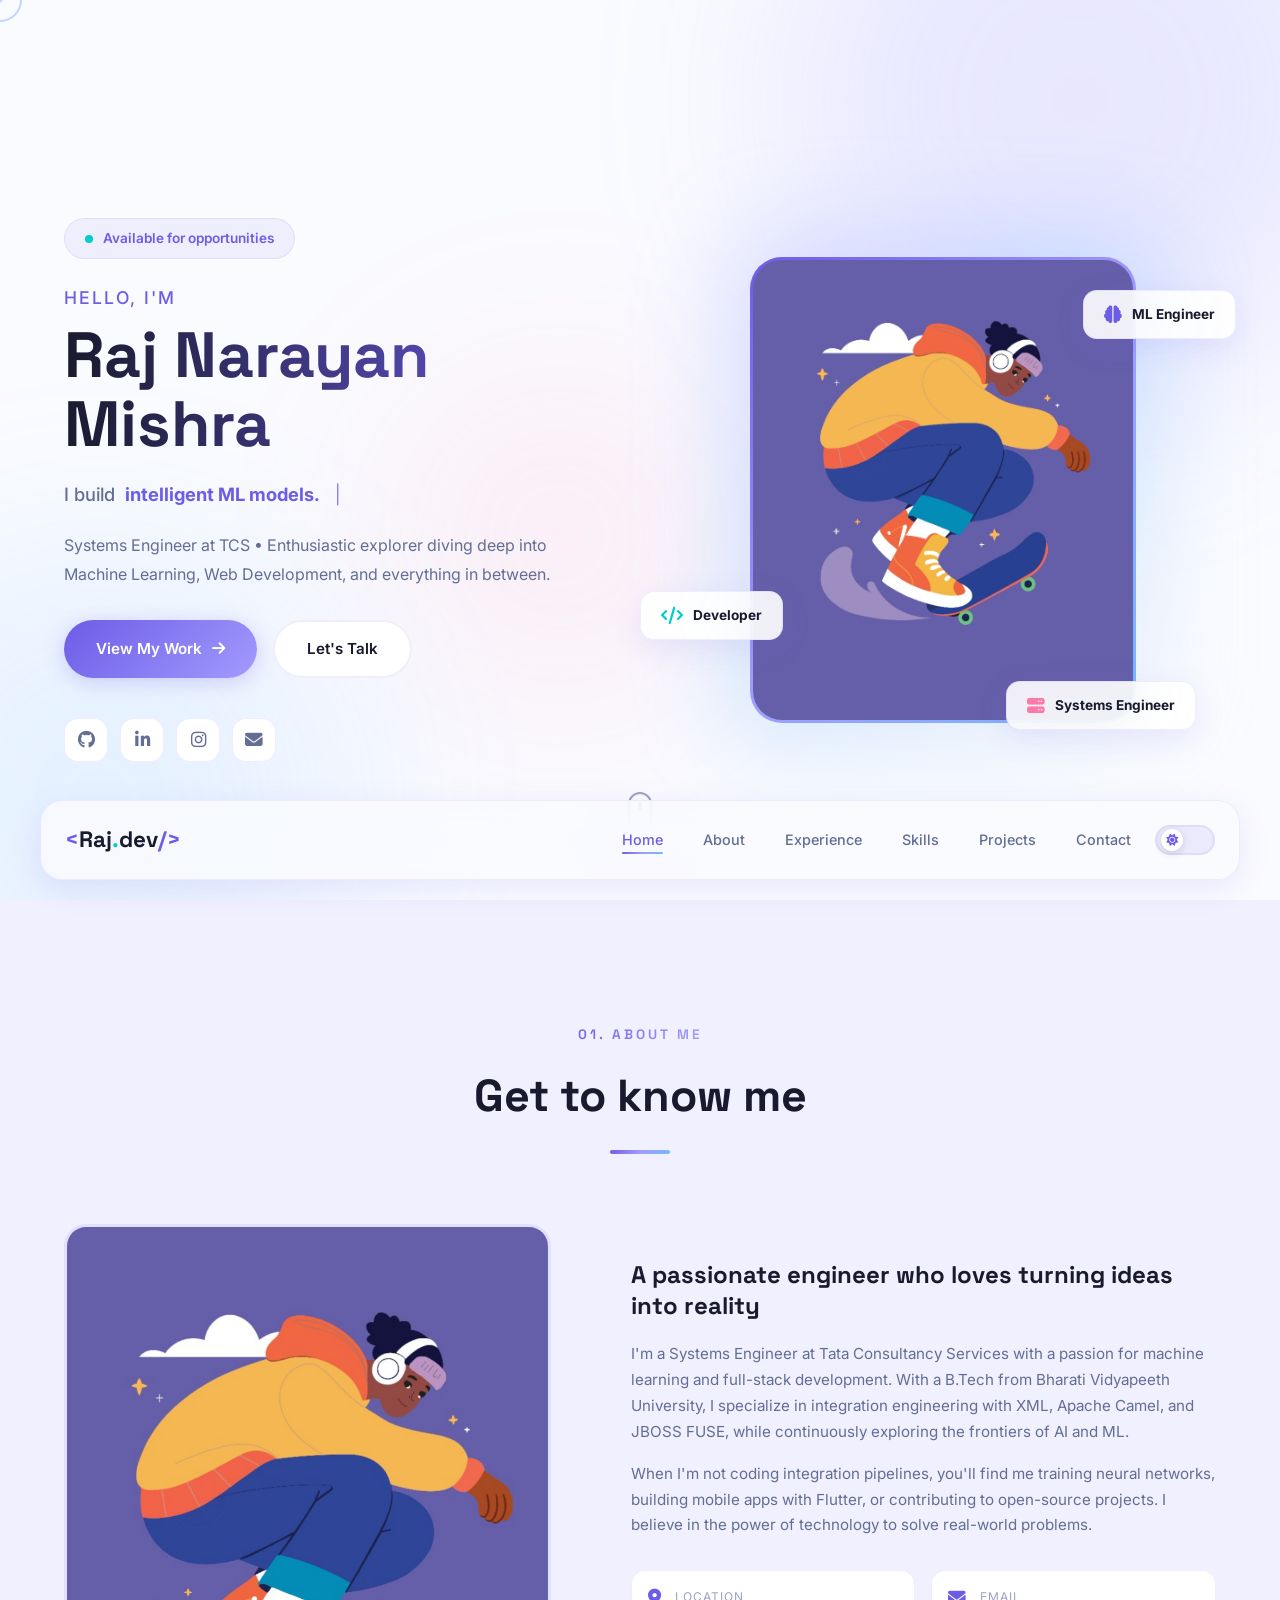
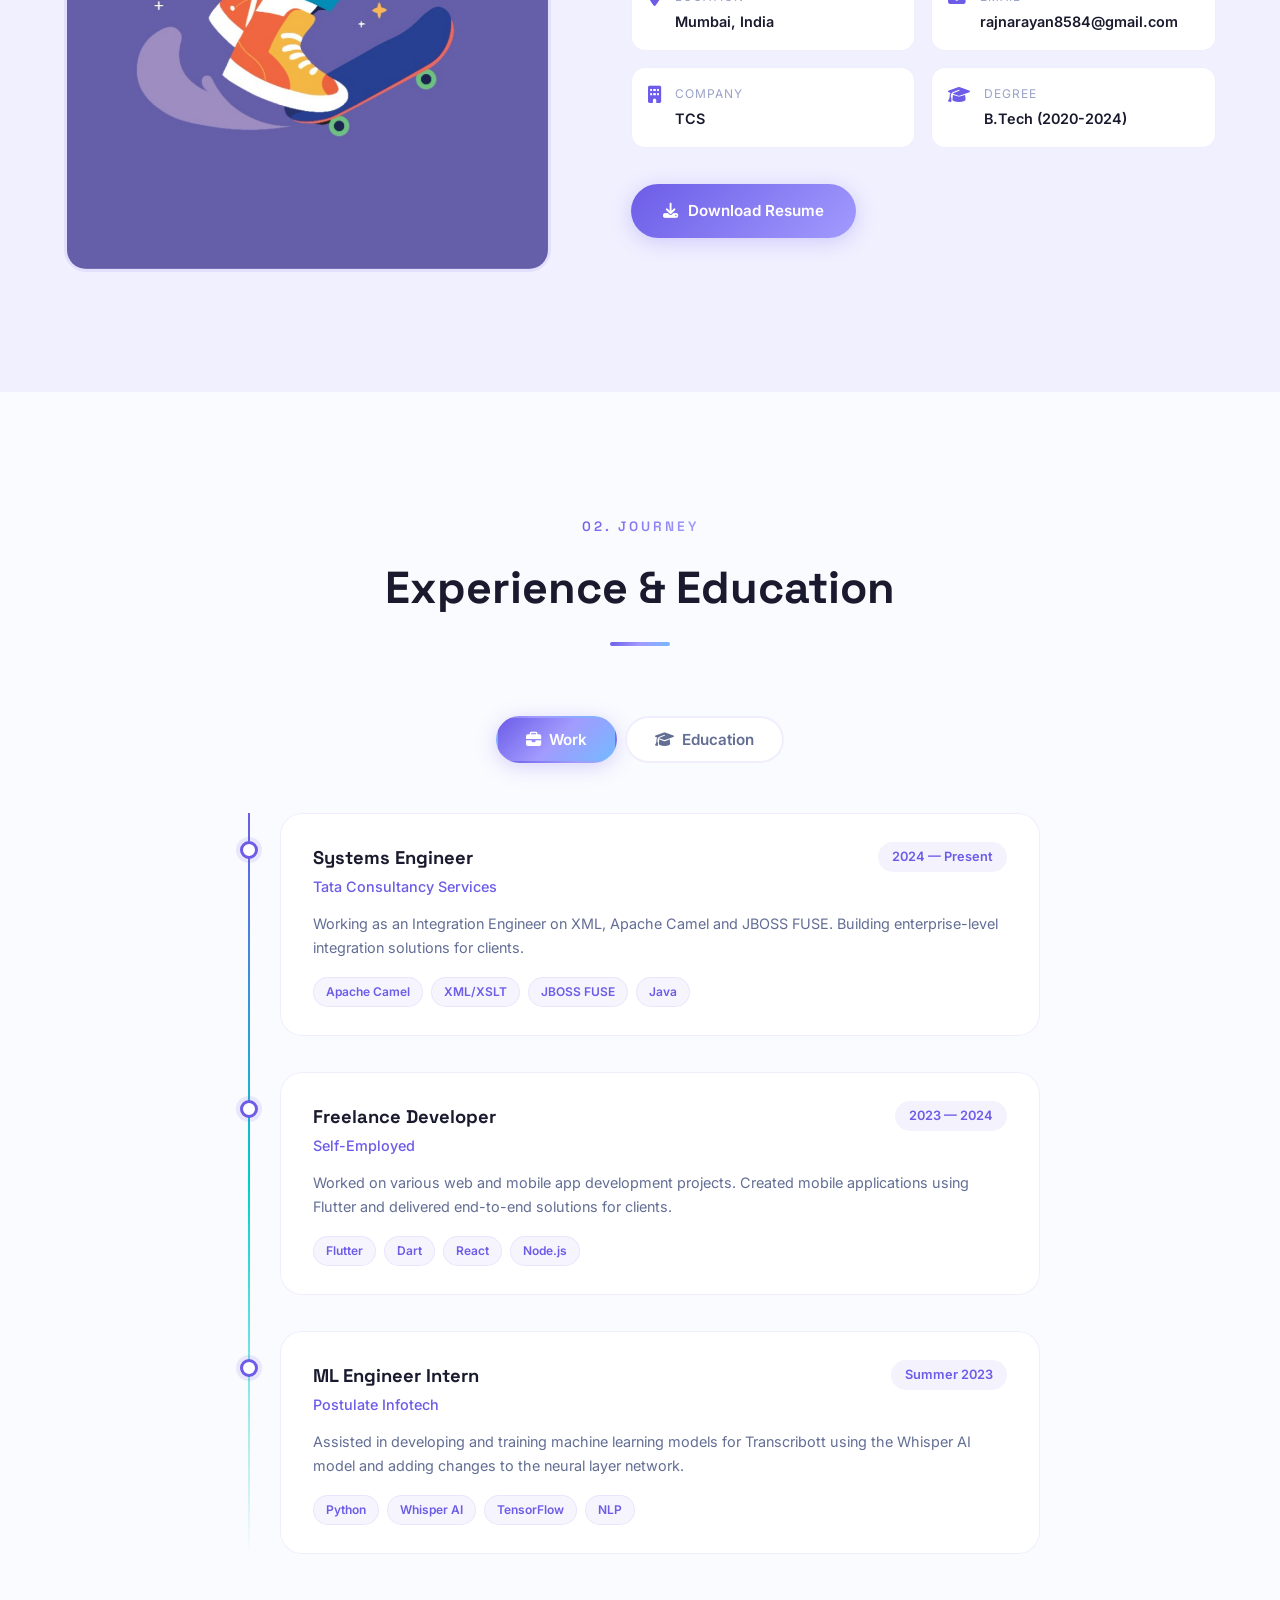
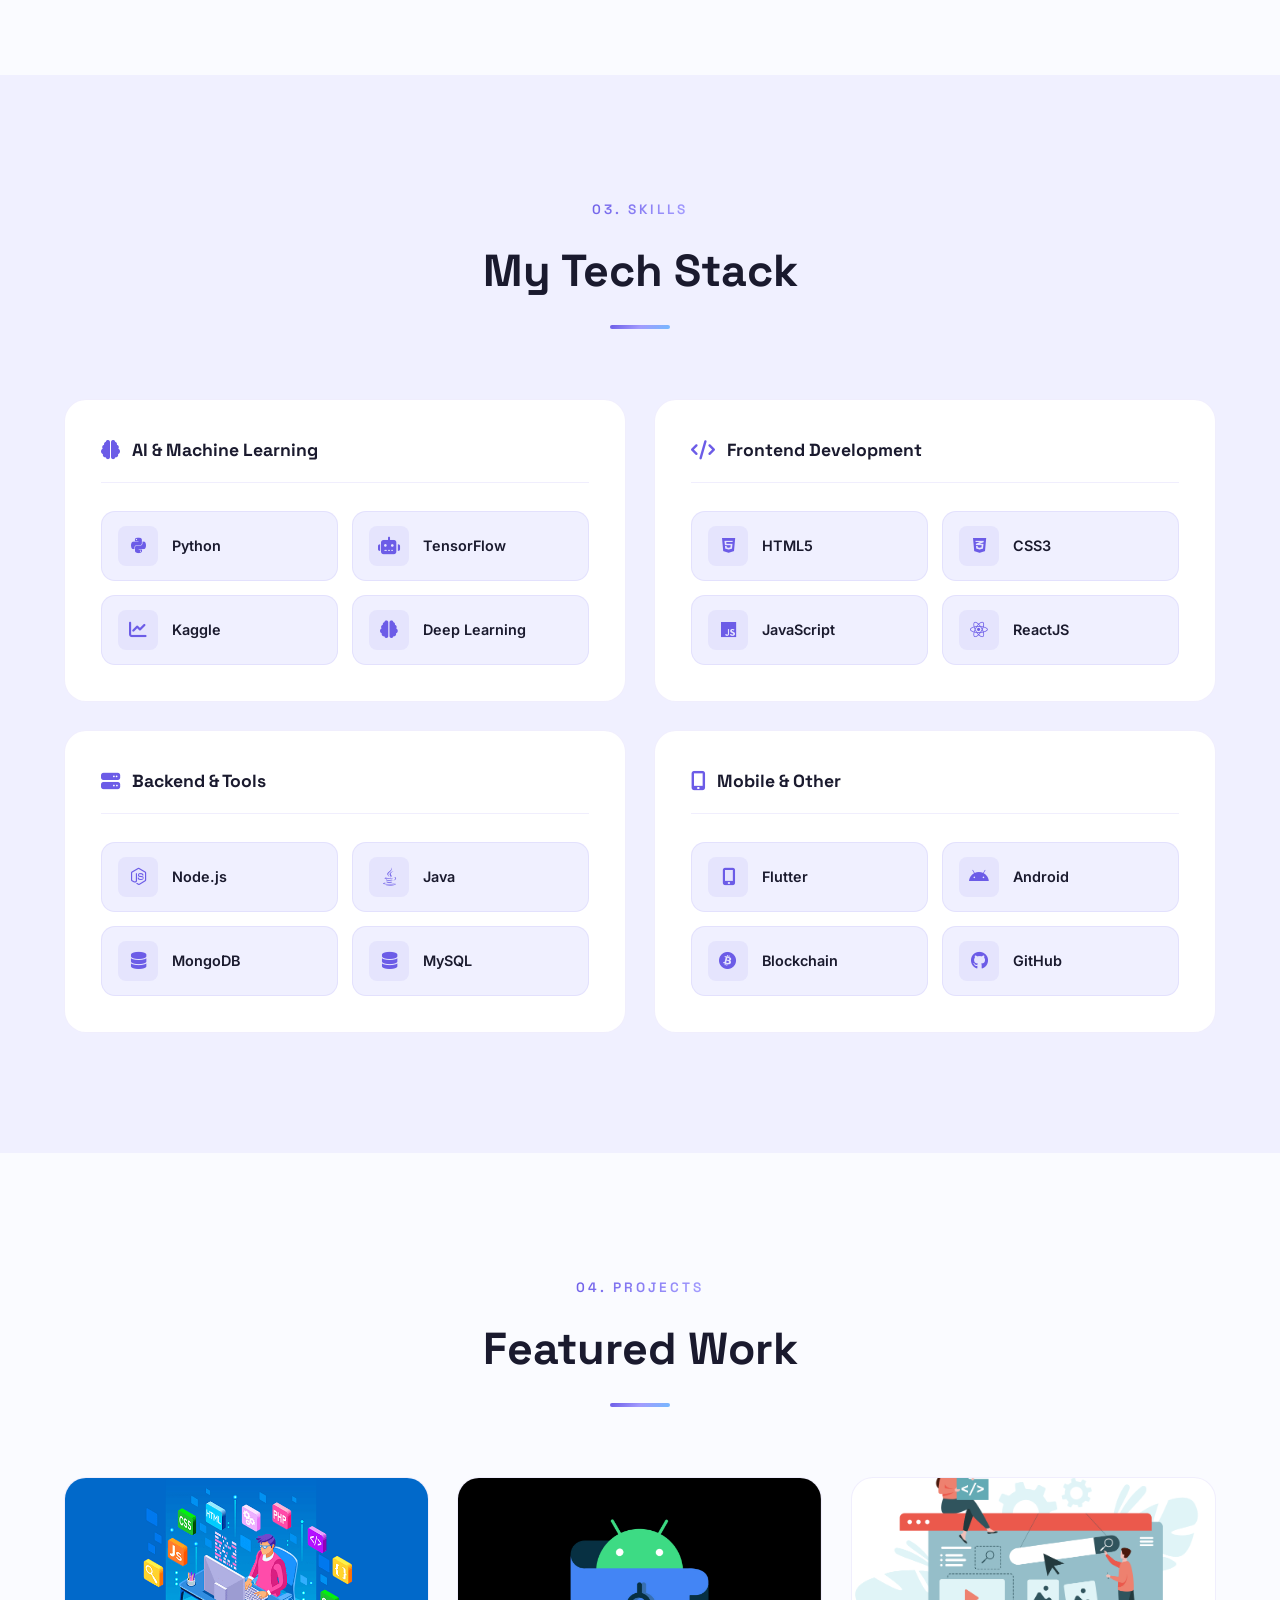
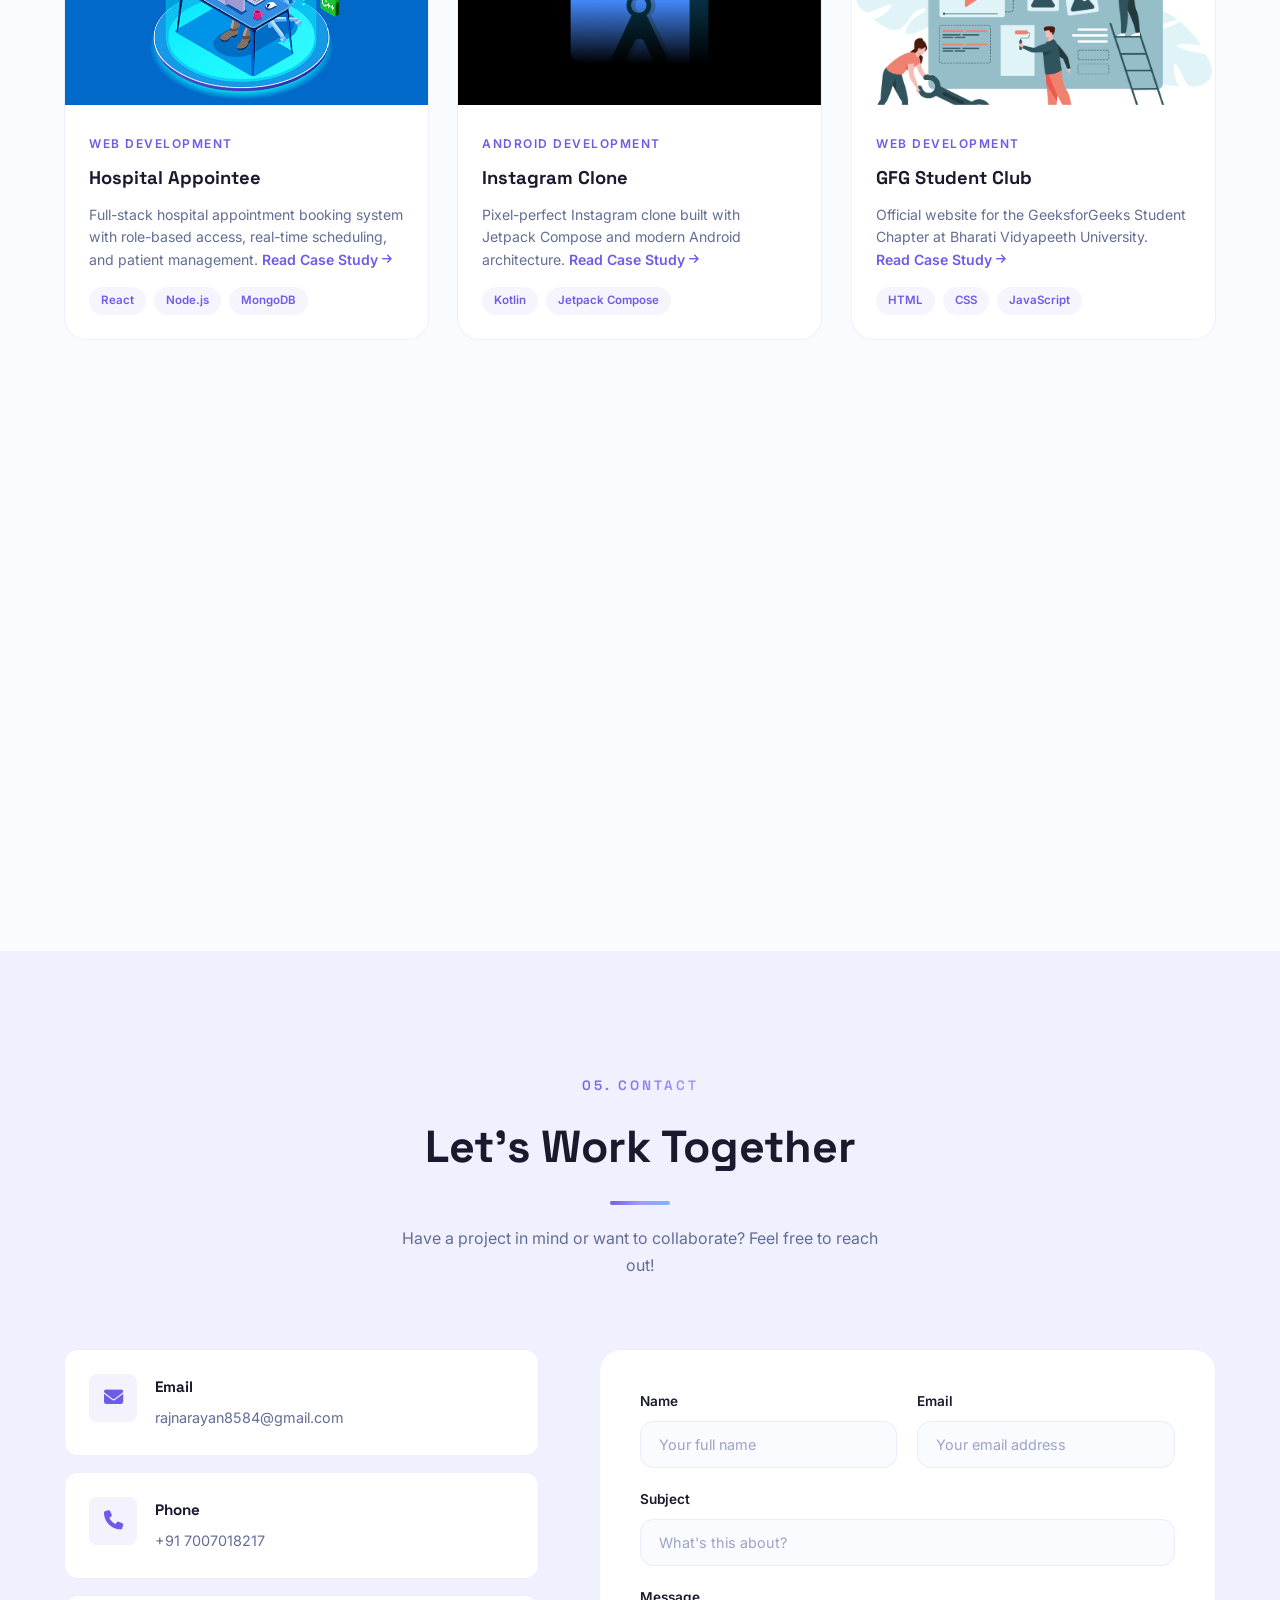
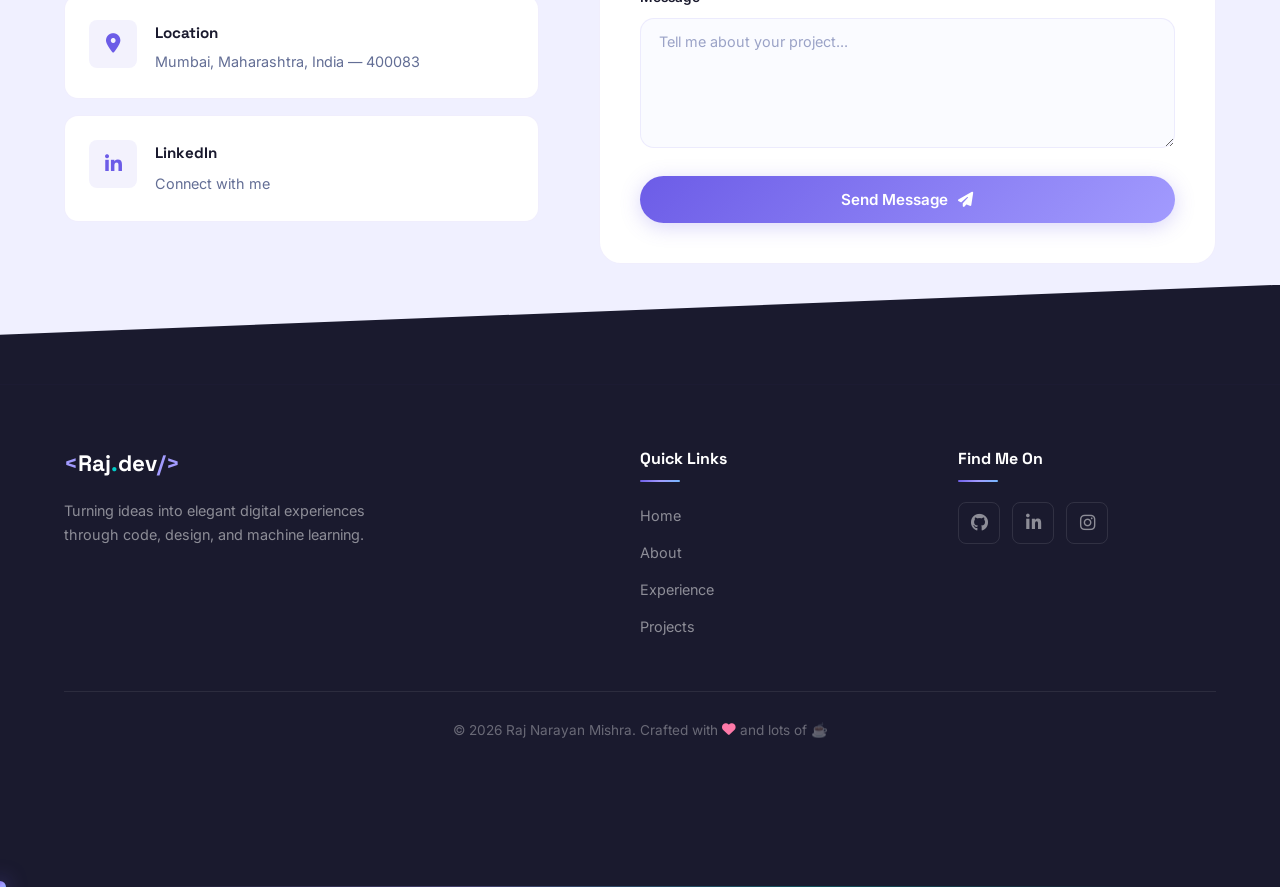
<file: index.html>
<!DOCTYPE html>
<html lang="en">

<head>
    <meta charset="UTF-8">
    <meta name="viewport" content="width=device-width, initial-scale=1.0">
    <title>Raj N. Mishra — Systems Engineer & ML Enthusiast</title>
    <meta name="description"
        content="Portfolio of Raj Narayan Mishra — Systems Engineer at TCS, Machine Learning Enthusiast, and Full-Stack Developer based in Mumbai, India.">
    <link rel="preconnect" href="https://fonts.googleapis.com">
    <link rel="preconnect" href="https://fonts.gstatic.com" crossorigin>
    <link
        href="https://fonts.googleapis.com/css2?family=Inter:wght@300;400;500;600;700;800;900&family=Space+Grotesk:wght@400;500;600;700&display=swap"
        rel="stylesheet">
    <link rel="stylesheet" href="https://cdnjs.cloudflare.com/ajax/libs/font-awesome/6.5.0/css/all.min.css">
    <link rel="stylesheet" href="style.css">
</head>

<body>
    <!-- Preloader -->
    <div class="preloader" id="preloader">
        <div class="preloader-inner">
            <div class="preloader-ring"></div>
            <span class="preloader-text">R</span>
        </div>
    </div>

    <!-- Particle Canvas -->
    <canvas id="particleCanvas"></canvas>

    <!-- Navigation -->
    <nav class="navbar" id="navbar">
        <div class="nav-container">
            <a href="#home" class="nav-logo" id="navLogo">
                <span class="logo-bracket">&lt;</span>Raj<span class="logo-dot">.</span>dev<span
                    class="logo-bracket">/&gt;</span>
            </a>
            <button class="nav-toggle" id="navToggle" aria-label="Toggle navigation menu">
                <span class="hamburger-line"></span>
                <span class="hamburger-line"></span>
                <span class="hamburger-line"></span>
            </button>
            <ul class="nav-menu" id="navMenu">
                <li><a href="#home" class="nav-link active" data-section="home">Home</a></li>
                <li><a href="#about" class="nav-link" data-section="about">About</a></li>
                <li><a href="#experience" class="nav-link" data-section="experience">Experience</a></li>
                <li><a href="#skills" class="nav-link" data-section="skills">Skills</a></li>
                <li><a href="#projects" class="nav-link" data-section="projects">Projects</a></li>
                <li><a href="#contact" class="nav-link" data-section="contact">Contact</a></li>
                <li>
                    <button class="theme-toggle" id="themeToggle" aria-label="Toggle dark mode">
                        <div class="theme-toggle-slider">
                            <i class="fas fa-sun theme-toggle-icon sun"></i>
                            <i class="fas fa-moon theme-toggle-icon moon"></i>
                        </div>
                    </button>
                </li>
            </ul>
        </div>
    </nav>

    <!-- Hero Section -->
    <section id="home" class="hero">
        <div class="hero-bg-shapes">
            <div class="shape shape-1"></div>
            <div class="shape shape-2"></div>
            <div class="shape shape-3"></div>
        </div>
        <div class="hero-container">
            <div class="hero-content">
                <div class="hero-badge reveal-up">
                    <span class="badge-dot"></span>
                    Available for opportunities
                </div>
                <h1 class="hero-title reveal-up">
                    <span class="hero-greeting">Hello, I'm</span>
                    <span class="hero-name">Raj Narayan<br>Mishra</span>
                </h1>
                <div class="hero-typewriter reveal-up" id="heroTypewriter">
                    <span class="typewriter-prefix">I build</span>
                    <span class="typewriter-text" id="typewriterText"></span>
                    <span class="typewriter-cursor">|</span>
                </div>
                <p class="hero-description reveal-up">
                    Systems Engineer at TCS • Enthusiastic explorer diving deep into Machine Learning,
                    Web Development, and everything in between.
                </p>
                <div class="hero-cta reveal-up">
                    <a href="#projects" class="btn btn-primary" id="heroProjectsBtn">
                        <span>View My Work</span>
                        <i class="fas fa-arrow-right"></i>
                    </a>
                    <a href="#contact" class="btn btn-ghost" id="heroContactBtn">
                        <span>Let's Talk</span>
                    </a>
                </div>
                <div class="hero-socials reveal-up">
                    <a href="https://github.com/raj-ravan" target="_blank" aria-label="GitHub" id="heroGithub"><i
                            class="fab fa-github"></i></a>
                    <a href="https://www.linkedin.com/in/raj-narayan-mishra/" target="_blank" aria-label="LinkedIn"
                        id="heroLinkedin"><i class="fab fa-linkedin-in"></i></a>
                    <a href="https://www.instagram.com/_unsettled_spirit_/" target="_blank" aria-label="Instagram"
                        id="heroInstagram"><i class="fab fa-instagram"></i></a>
                    <a href="mailto:rajnarayan8584@gmail.com" aria-label="Email" id="heroEmail"><i
                            class="fas fa-envelope"></i></a>
                </div>
            </div>
            <div class="hero-visual reveal-up">
                <div class="hero-image-wrapper">
                    <div class="hero-image-glow"></div>
                    <div class="hero-image-border"></div>
                    <img src="images/bg_1.png" alt="Raj Narayan Mishra" class="hero-image">
                </div>
                <div class="hero-floating-card card-1">
                    <i class="fas fa-brain"></i>
                    <span>ML Engineer</span>
                </div>
                <div class="hero-floating-card card-2">
                    <i class="fas fa-code"></i>
                    <span>Developer</span>
                </div>
                <div class="hero-floating-card card-3">
                    <i class="fas fa-server"></i>
                    <span>Systems Engineer</span>
                </div>
            </div>
        </div>
        <div class="scroll-indicator" id="scrollIndicator">
            <div class="scroll-mouse">
                <div class="scroll-wheel"></div>
            </div>
            <span>Scroll Down</span>
        </div>
    </section>

    <!-- About Section -->
    <section id="about" class="section about">
        <div class="container">
            <div class="section-header reveal-up">
                <span class="section-tag">01. About Me</span>
                <h2 class="section-title">Get to know me</h2>
                <div class="section-line"></div>
            </div>
            <div class="about-grid">
                <div class="about-image-col reveal-left">
                    <div class="about-image-container">
                        <div class="about-image-frame">
                            <img src="images/bg_1.png" alt="Raj Narayan Mishra">
                        </div>
                        <div class="about-experience-badge">
                            <span class="exp-number">2+</span>
                            <span class="exp-text">Years<br>Experience</span>
                        </div>
                    </div>
                </div>
                <div class="about-content-col reveal-right">
                    <h3 class="about-subtitle">A passionate engineer who loves turning ideas into reality</h3>
                    <p class="about-text">
                        I'm a Systems Engineer at Tata Consultancy Services with a passion for machine learning and
                        full-stack development.
                        With a B.Tech from Bharati Vidyapeeth University, I specialize in integration engineering with
                        XML,
                        Apache Camel, and JBOSS FUSE, while continuously exploring the frontiers of AI and ML.
                    </p>
                    <p class="about-text">
                        When I'm not coding integration pipelines, you'll find me training neural networks, building
                        mobile apps with Flutter,
                        or contributing to open-source projects. I believe in the power of technology to solve
                        real-world problems.
                    </p>
                    <div class="about-info-grid">
                        <div class="about-info-item">
                            <i class="fas fa-map-marker-alt"></i>
                            <div>
                                <span class="info-label">Location</span>
                                <span class="info-value">Mumbai, India</span>
                            </div>
                        </div>
                        <div class="about-info-item">
                            <i class="fas fa-envelope"></i>
                            <div>
                                <span class="info-label">Email</span>
                                <span class="info-value">rajnarayan8584@gmail.com</span>
                            </div>
                        </div>
                        <div class="about-info-item">
                            <i class="fas fa-building"></i>
                            <div>
                                <span class="info-label">Company</span>
                                <span class="info-value">TCS</span>
                            </div>
                        </div>
                        <div class="about-info-item">
                            <i class="fas fa-graduation-cap"></i>
                            <div>
                                <span class="info-label">Degree</span>
                                <span class="info-value">B.Tech (2020-2024)</span>
                            </div>
                        </div>
                    </div>
                    <a href="https://drive.google.com/file/d/1k70hDxvJdjlOBl54gvcaymmXCQJADD98/view?usp=sharing"
                        class="btn btn-primary" target="_blank" id="resumeBtn">
                        <i class="fas fa-download"></i>
                        <span>Download Resume</span>
                    </a>
                </div>
            </div>
        </div>
    </section>

    <!-- Experience & Education Section -->
    <section id="experience" class="section experience">
        <div class="container">
            <div class="section-header reveal-up">
                <span class="section-tag">02. Journey</span>
                <h2 class="section-title">Experience & Education</h2>
                <div class="section-line"></div>
            </div>
            <div class="experience-tabs reveal-up">
                <button class="tab-btn active" data-tab="work" id="tabWork">
                    <i class="fas fa-briefcase"></i> Work
                </button>
                <button class="tab-btn" data-tab="education" id="tabEducation">
                    <i class="fas fa-graduation-cap"></i> Education
                </button>
            </div>
            <div class="experience-content">
                <!-- Work Tab -->
                <div class="tab-panel active" id="work">
                    <div class="timeline">
                        <div class="timeline-item reveal-up">
                            <div class="timeline-marker">
                                <div class="marker-dot"></div>
                            </div>
                            <div class="timeline-card">
                                <div class="timeline-header">
                                    <div>
                                        <h3 class="timeline-title">Systems Engineer</h3>
                                        <p class="timeline-company">Tata Consultancy Services</p>
                                    </div>
                                    <span class="timeline-date">2024 — Present</span>
                                </div>
                                <p class="timeline-desc">Working as an Integration Engineer on XML, Apache Camel and
                                    JBOSS FUSE. Building enterprise-level integration solutions for clients.</p>
                                <div class="timeline-tags">
                                    <span>Apache Camel</span>
                                    <span>XML/XSLT</span>
                                    <span>JBOSS FUSE</span>
                                    <span>Java</span>
                                </div>
                            </div>
                        </div>
                        <div class="timeline-item reveal-up">
                            <div class="timeline-marker">
                                <div class="marker-dot"></div>
                            </div>
                            <div class="timeline-card">
                                <div class="timeline-header">
                                    <div>
                                        <h3 class="timeline-title">Freelance Developer</h3>
                                        <p class="timeline-company">Self-Employed</p>
                                    </div>
                                    <span class="timeline-date">2023 — 2024</span>
                                </div>
                                <p class="timeline-desc">Worked on various web and mobile app development projects.
                                    Created mobile applications using Flutter and delivered end-to-end solutions for
                                    clients.</p>
                                <div class="timeline-tags">
                                    <span>Flutter</span>
                                    <span>Dart</span>
                                    <span>React</span>
                                    <span>Node.js</span>
                                </div>
                            </div>
                        </div>
                        <div class="timeline-item reveal-up">
                            <div class="timeline-marker">
                                <div class="marker-dot"></div>
                            </div>
                            <div class="timeline-card">
                                <div class="timeline-header">
                                    <div>
                                        <h3 class="timeline-title">ML Engineer Intern</h3>
                                        <p class="timeline-company">Postulate Infotech</p>
                                    </div>
                                    <span class="timeline-date">Summer 2023</span>
                                </div>
                                <p class="timeline-desc">Assisted in developing and training machine learning models for
                                    Transcribott using the Whisper AI model and adding changes to the neural layer
                                    network.</p>
                                <div class="timeline-tags">
                                    <span>Python</span>
                                    <span>Whisper AI</span>
                                    <span>TensorFlow</span>
                                    <span>NLP</span>
                                </div>
                            </div>
                        </div>
                    </div>
                </div>
                <!-- Education Tab -->
                <div class="tab-panel" id="education">
                    <div class="timeline">
                        <div class="timeline-item reveal-up">
                            <div class="timeline-marker">
                                <div class="marker-dot"></div>
                            </div>
                            <div class="timeline-card">
                                <div class="timeline-header">
                                    <div>
                                        <h3 class="timeline-title">Bachelor's of Technology</h3>
                                        <p class="timeline-company">Bharati Vidyapeeth Deemed To Be University, Pune</p>
                                    </div>
                                    <span class="timeline-date">2020 — 2024</span>
                                </div>
                                <p class="timeline-desc">Computer Science & Engineering. Active participant in technical
                                    clubs, hackathons, and GFG Student Chapter.</p>
                                <div class="timeline-tags">
                                    <span>Computer Science</span>
                                    <span>GFG Chapter</span>
                                </div>
                            </div>
                        </div>
                        <div class="timeline-item reveal-up">
                            <div class="timeline-marker">
                                <div class="marker-dot"></div>
                            </div>
                            <div class="timeline-card">
                                <div class="timeline-header">
                                    <div>
                                        <h3 class="timeline-title">Higher Secondary — Science (Maths)</h3>
                                        <p class="timeline-company">Little Flower School</p>
                                    </div>
                                    <span class="timeline-date">2018 — 2019</span>
                                </div>
                                <p class="timeline-desc">Completed 12th grade with Science stream specializing in
                                    Mathematics and Computer Science.</p>
                            </div>
                        </div>
                        <div class="timeline-item reveal-up">
                            <div class="timeline-marker">
                                <div class="marker-dot"></div>
                            </div>
                            <div class="timeline-card">
                                <div class="timeline-header">
                                    <div>
                                        <h3 class="timeline-title">Secondary — Maths + Computer</h3>
                                        <p class="timeline-company">Little Flower School</p>
                                    </div>
                                    <span class="timeline-date">2016 — 2017</span>
                                </div>
                                <p class="timeline-desc">Completed 10th grade with strong foundation in Mathematics and
                                    Computer Science.</p>
                            </div>
                        </div>
                    </div>
                </div>
            </div>
        </div>
    </section>

    <!-- Skills Section -->
    <section id="skills" class="section skills">
        <div class="container">
            <div class="section-header reveal-up">
                <span class="section-tag">03. Skills</span>
                <h2 class="section-title">My Tech Stack</h2>
                <div class="section-line"></div>
            </div>
            <div class="skills-categories">
                <div class="skill-category reveal-up">
                    <h3 class="category-title">
                        <i class="fas fa-brain"></i>
                        AI & Machine Learning
                    </h3>
                    <div class="skill-items">
                        <div class="skill-item">
                            <div class="skill-icon"><i class="fab fa-python"></i></div>
                            <span>Python</span>
                        </div>
                        <div class="skill-item">
                            <div class="skill-icon"><i class="fas fa-robot"></i></div>
                            <span>TensorFlow</span>
                        </div>
                        <div class="skill-item">
                            <div class="skill-icon"><i class="fas fa-chart-line"></i></div>
                            <span>Kaggle</span>
                        </div>
                        <div class="skill-item">
                            <div class="skill-icon"><i class="fas fa-brain"></i></div>
                            <span>Deep Learning</span>
                        </div>
                    </div>
                </div>
                <div class="skill-category reveal-up">
                    <h3 class="category-title">
                        <i class="fas fa-code"></i>
                        Frontend Development
                    </h3>
                    <div class="skill-items">
                        <div class="skill-item">
                            <div class="skill-icon"><i class="fab fa-html5"></i></div>
                            <span>HTML5</span>
                        </div>
                        <div class="skill-item">
                            <div class="skill-icon"><i class="fab fa-css3-alt"></i></div>
                            <span>CSS3</span>
                        </div>
                        <div class="skill-item">
                            <div class="skill-icon"><i class="fab fa-js"></i></div>
                            <span>JavaScript</span>
                        </div>
                        <div class="skill-item">
                            <div class="skill-icon"><i class="fab fa-react"></i></div>
                            <span>ReactJS</span>
                        </div>
                    </div>
                </div>
                <div class="skill-category reveal-up">
                    <h3 class="category-title">
                        <i class="fas fa-server"></i>
                        Backend & Tools
                    </h3>
                    <div class="skill-items">
                        <div class="skill-item">
                            <div class="skill-icon"><i class="fab fa-node-js"></i></div>
                            <span>Node.js</span>
                        </div>
                        <div class="skill-item">
                            <div class="skill-icon"><i class="fab fa-java"></i></div>
                            <span>Java</span>
                        </div>
                        <div class="skill-item">
                            <div class="skill-icon"><i class="fas fa-database"></i></div>
                            <span>MongoDB</span>
                        </div>
                        <div class="skill-item">
                            <div class="skill-icon"><i class="fas fa-database"></i></div>
                            <span>MySQL</span>
                        </div>
                    </div>
                </div>
                <div class="skill-category reveal-up">
                    <h3 class="category-title">
                        <i class="fas fa-mobile-alt"></i>
                        Mobile & Other
                    </h3>
                    <div class="skill-items">
                        <div class="skill-item">
                            <div class="skill-icon"><i class="fas fa-mobile-screen-button"></i></div>
                            <span>Flutter</span>
                        </div>
                        <div class="skill-item">
                            <div class="skill-icon"><i class="fab fa-android"></i></div>
                            <span>Android</span>
                        </div>
                        <div class="skill-item">
                            <div class="skill-icon"><i class="fab fa-bitcoin"></i></div>
                            <span>Blockchain</span>
                        </div>
                        <div class="skill-item">
                            <div class="skill-icon"><i class="fab fa-github"></i></div>
                            <span>GitHub</span>
                        </div>
                    </div>
                </div>
            </div>
        </div>
    </section>

    <!-- Projects Section -->
    <section id="projects" class="section projects">
        <div class="container">
            <div class="section-header reveal-up">
                <span class="section-tag">04. Projects</span>
                <h2 class="section-title">Featured Work</h2>
                <div class="section-line"></div>
            </div>
            <div class="projects-grid">
                <div class="project-card featured reveal-up" id="projectHospital">
                    <div class="project-image">
                        <img src="images/project-4.jpg" alt="Hospital Appointee">
                        <div class="project-overlay" style="gap: 12px;">
                            <a href="https://github.com/raj-ravan/Team-Appointee" target="_blank" class="project-link"
                                aria-label="View Github Repository" title="View Github Repository">
                                <i class="fab fa-github"></i>
                            </a>
                            <a href="project-detail.html?id=hospital" class="project-link" aria-label="Read Case Study"
                                title="Read Case Study">
                                <i class="fas fa-file-alt"></i>
                            </a>
                        </div>
                    </div>
                    <div class="project-info">
                        <span class="project-category">Web Development</span>
                        <h3 class="project-title"><a href="project-detail.html?id=hospital"
                                style="transition: color 0.3s var(--ease);">Hospital Appointee</a></h3>
                        <p class="project-desc">Full-stack hospital appointment booking system with role-based access,
                            real-time scheduling, and patient management. <a href="project-detail.html?id=hospital"
                                class="project-read-more"
                                style="color: var(--clr-primary); font-weight: 600; display: inline-flex; align-items: center; gap: 4px;">Read
                                Case Study <i class="fas fa-arrow-right"
                                    style="font-size: 0.7rem; transition: transform 0.3s;"></i></a></p>
                        <div class="project-tech">
                            <span>React</span>
                            <span>Node.js</span>
                            <span>MongoDB</span>
                        </div>
                    </div>
                </div>
                <div class="project-card reveal-up" id="projectInstagram">
                    <div class="project-image">
                        <img src="images/project-5.jpg" alt="Instagram Clone">
                        <div class="project-overlay" style="gap: 12px;">
                            <a href="https://github.com/raj-ravan/Instagram_Clone_jetpackCompose" target="_blank"
                                class="project-link" aria-label="View Github Repository" title="View Github Repository">
                                <i class="fab fa-github"></i>
                            </a>
                            <a href="project-detail.html?id=instagram" class="project-link" aria-label="Read Case Study"
                                title="Read Case Study">
                                <i class="fas fa-file-alt"></i>
                            </a>
                        </div>
                    </div>
                    <div class="project-info">
                        <span class="project-category">Android Development</span>
                        <h3 class="project-title"><a href="project-detail.html?id=instagram"
                                style="transition: color 0.3s var(--ease);">Instagram Clone</a></h3>
                        <p class="project-desc">Pixel-perfect Instagram clone built with Jetpack Compose and modern
                            Android architecture. <a href="project-detail.html?id=instagram" class="project-read-more"
                                style="color: var(--clr-primary); font-weight: 600; display: inline-flex; align-items: center; gap: 4px;">Read
                                Case Study <i class="fas fa-arrow-right"
                                    style="font-size: 0.7rem; transition: transform 0.3s;"></i></a></p>
                        <div class="project-tech">
                            <span>Kotlin</span>
                            <span>Jetpack Compose</span>
                        </div>
                    </div>
                </div>
                <div class="project-card reveal-up" id="projectGFG">
                    <div class="project-image">
                        <img src="images/project-1.jpg" alt="GFG Student Club">
                        <div class="project-overlay" style="gap: 12px;">
                            <a href="https://github.com/raj-ravan/GFG_SC_bvdudetnm" target="_blank" class="project-link"
                                aria-label="View Github Repository" title="View Github Repository">
                                <i class="fab fa-github"></i>
                            </a>
                            <a href="project-detail.html?id=gfg" class="project-link" aria-label="Read Case Study"
                                title="Read Case Study">
                                <i class="fas fa-file-alt"></i>
                            </a>
                        </div>
                    </div>
                    <div class="project-info">
                        <span class="project-category">Web Development</span>
                        <h3 class="project-title"><a href="project-detail.html?id=gfg"
                                style="transition: color 0.3s var(--ease);">GFG Student Club</a></h3>
                        <p class="project-desc">Official website for the GeeksforGeeks Student Chapter at Bharati
                            Vidyapeeth University. <a href="project-detail.html?id=gfg" class="project-read-more"
                                style="color: var(--clr-primary); font-weight: 600; display: inline-flex; align-items: center; gap: 4px;">Read
                                Case Study <i class="fas fa-arrow-right"
                                    style="font-size: 0.7rem; transition: transform 0.3s;"></i></a></p>
                        <div class="project-tech">
                            <span>HTML</span>
                            <span>CSS</span>
                            <span>JavaScript</span>
                        </div>
                    </div>
                </div>
                <div class="project-card reveal-up" id="projectTranscribott">
                    <div class="project-image">
                        <img src="images/project-6.jpg" alt="Transcribott">
                        <div class="project-overlay" style="gap: 12px;">
                            <a href="https://github.com/Transcribott" target="_blank" class="project-link"
                                aria-label="View Github Repository" title="View Github Repository">
                                <i class="fab fa-github"></i>
                            </a>
                            <a href="project-detail.html?id=transcribott" class="project-link"
                                aria-label="Read Case Study" title="Read Case Study">
                                <i class="fas fa-file-alt"></i>
                            </a>
                        </div>
                    </div>
                    <div class="project-info">
                        <span class="project-category">Machine Learning</span>
                        <h3 class="project-title"><a href="project-detail.html?id=transcribott"
                                style="transition: color 0.3s var(--ease);">Transcribott — Speech to Text</a></h3>
                        <p class="project-desc">AI-powered speech-to-text transcription tool using OpenAI's Whisper
                            model. <a href="project-detail.html?id=transcribott" class="project-read-more"
                                style="color: var(--clr-primary); font-weight: 600; display: inline-flex; align-items: center; gap: 4px;">Read
                                Case Study <i class="fas fa-arrow-right"
                                    style="font-size: 0.7rem; transition: transform 0.3s;"></i></a></p>
                        <div class="project-tech">
                            <span>Python</span>
                            <span>Whisper AI</span>
                            <span>NLP</span>
                        </div>
                    </div>
                </div>
                <div class="project-card reveal-up" id="projectML">
                    <div class="project-image">
                        <img src="images/project-2.jpg" alt="ML Projects">
                        <div class="project-overlay" style="gap: 12px;">
                            <a href="https://github.com/raj-ravan/ml-projects" target="_blank" class="project-link"
                                aria-label="View Github Repository" title="View Github Repository">
                                <i class="fab fa-github"></i>
                            </a>
                            <a href="project-detail.html?id=ml" class="project-link" aria-label="Read Case Study"
                                title="Read Case Study">
                                <i class="fas fa-file-alt"></i>
                            </a>
                        </div>
                    </div>
                    <div class="project-info">
                        <span class="project-category">Machine Learning</span>
                        <h3 class="project-title"><a href="project-detail.html?id=ml"
                                style="transition: color 0.3s var(--ease);">Machine Learning Projects</a></h3>
                        <p class="project-desc">Collection of ML projects ranging from data analysis to deep learning
                            model implementations. <a href="project-detail.html?id=ml" class="project-read-more"
                                style="color: var(--clr-primary); font-weight: 600; display: inline-flex; align-items: center; gap: 4px;">Read
                                Case Study <i class="fas fa-arrow-right"
                                    style="font-size: 0.7rem; transition: transform 0.3s;"></i></a></p>
                        <div class="project-tech">
                            <span>Python</span>
                            <span>Scikit-learn</span>
                            <span>TensorFlow</span>
                        </div>
                    </div>
                </div>
                <div class="project-card reveal-up" id="projectBlockchain">
                    <div class="project-image">
                        <img src="images/project-7.jpg" alt="Documents Ledger">
                        <div class="project-overlay" style="gap: 12px;">
                            <a href="#" class="project-link" aria-label="View Github Repository"
                                title="View Github Repository">
                                <i class="fab fa-github"></i>
                            </a>
                            <a href="project-detail.html?id=blockchain" class="project-link"
                                aria-label="Read Case Study" title="Read Case Study">
                                <i class="fas fa-file-alt"></i>
                            </a>
                        </div>
                    </div>
                    <div class="project-info">
                        <span class="project-category">Blockchain</span>
                        <h3 class="project-title"><a href="project-detail.html?id=blockchain"
                                style="transition: color 0.3s var(--ease);">Distributed Documents Ledger</a></h3>
                        <p class="project-desc">Decentralized document verification system built on blockchain
                            technology. <a href="project-detail.html?id=blockchain" class="project-read-more"
                                style="color: var(--clr-primary); font-weight: 600; display: inline-flex; align-items: center; gap: 4px;">Read
                                Case Study <i class="fas fa-arrow-right"
                                    style="font-size: 0.7rem; transition: transform 0.3s;"></i></a></p>
                        <div class="project-tech">
                            <span>Solidity</span>
                            <span>Web3</span>
                            <span>Blockchain</span>
                        </div>
                    </div>
                </div>
            </div>
        </div>
    </section>

    <!-- Contact Section -->
    <section id="contact" class="section contact">
        <div class="container">
            <div class="section-header reveal-up">
                <span class="section-tag">05. Contact</span>
                <h2 class="section-title">Let's Work Together</h2>
                <div class="section-line"></div>
                <p class="section-desc">Have a project in mind or want to collaborate? Feel free to reach out!</p>
            </div>
            <div class="contact-grid">
                <div class="contact-info-col reveal-left">
                    <div class="contact-card">
                        <div class="contact-card-icon">
                            <i class="fas fa-envelope"></i>
                        </div>
                        <div class="contact-card-content">
                            <h3>Email</h3>
                            <a href="mailto:rajnarayan8584@gmail.com">rajnarayan8584@gmail.com</a>
                        </div>
                    </div>
                    <div class="contact-card">
                        <div class="contact-card-icon">
                            <i class="fas fa-phone"></i>
                        </div>
                        <div class="contact-card-content">
                            <h3>Phone</h3>
                            <a href="tel:+917007018217">+91 7007018217</a>
                        </div>
                    </div>
                    <div class="contact-card">
                        <div class="contact-card-icon">
                            <i class="fas fa-map-marker-alt"></i>
                        </div>
                        <div class="contact-card-content">
                            <h3>Location</h3>
                            <p>Mumbai, Maharashtra, India — 400083</p>
                        </div>
                    </div>
                    <div class="contact-card">
                        <div class="contact-card-icon">
                            <i class="fab fa-linkedin-in"></i>
                        </div>
                        <div class="contact-card-content">
                            <h3>LinkedIn</h3>
                            <a href="https://www.linkedin.com/in/raj-narayan-mishra/" target="_blank">Connect with
                                me</a>
                        </div>
                    </div>
                </div>
                <div class="contact-form-col reveal-right">
                    <form id="contactForm" class="contact-form">
                        <div class="form-row">
                            <div class="form-group">
                                <label for="contactName">Name</label>
                                <input type="text" id="contactName" name="name" placeholder="Your full name" required>
                            </div>
                            <div class="form-group">
                                <label for="contactEmail">Email</label>
                                <input type="email" id="contactEmail" name="email" placeholder="Your email address"
                                    required>
                            </div>
                        </div>
                        <div class="form-group">
                            <label for="contactSubject">Subject</label>
                            <input type="text" id="contactSubject" name="subject" placeholder="What's this about?"
                                required>
                        </div>
                        <div class="form-group">
                            <label for="contactMessage">Message</label>
                            <textarea id="contactMessage" name="message" rows="5"
                                placeholder="Tell me about your project..." required></textarea>
                        </div>
                        <button type="submit" class="btn btn-primary btn-full" id="contactSubmitBtn">
                            <span>Send Message</span>
                            <i class="fas fa-paper-plane"></i>
                        </button>
                    </form>
                </div>
            </div>
        </div>
    </section>

    <!-- Footer -->
    <footer class="footer">
        <div class="container">
            <div class="footer-top">
                <div class="footer-brand">
                    <a href="#home" class="footer-logo">
                        <span class="logo-bracket">&lt;</span>Raj<span class="logo-dot">.</span>dev<span
                            class="logo-bracket">/&gt;</span>
                    </a>
                    <p>Turning ideas into elegant digital experiences through code, design, and machine learning.</p>
                </div>
                <div class="footer-links">
                    <h4>Quick Links</h4>
                    <ul>
                        <li><a href="#home">Home</a></li>
                        <li><a href="#about">About</a></li>
                        <li><a href="#experience">Experience</a></li>
                        <li><a href="#projects">Projects</a></li>
                    </ul>
                </div>
                <div class="footer-social">
                    <h4>Find Me On</h4>
                    <div class="footer-social-links">
                        <a href="https://github.com/raj-ravan" target="_blank" aria-label="GitHub"><i
                                class="fab fa-github"></i></a>
                        <a href="https://www.linkedin.com/in/raj-narayan-mishra/" target="_blank"
                            aria-label="LinkedIn"><i class="fab fa-linkedin-in"></i></a>
                        <a href="https://www.instagram.com/_unsettled_spirit_/" target="_blank"
                            aria-label="Instagram"><i class="fab fa-instagram"></i></a>
                    </div>
                </div>
            </div>
            <div class="footer-bottom">
                <p>&copy; <span id="footerYear"></span> Raj Narayan Mishra. Crafted with <i class="fas fa-heart"></i>
                    and lots of ☕</p>
            </div>
        </div>
    </footer>

    <!-- Back to Top -->
    <button class="back-to-top" id="backToTop" aria-label="Back to top">
        <i class="fas fa-arrow-up"></i>
    </button>

    <!-- Custom Cursor -->
    <div class="cursor-dot" id="cursorDot"></div>
    <div class="cursor-ring" id="cursorRing"></div>

    <!-- Toast Container -->
    <div class="toast-container" id="toastContainer"></div>

    <script src="script.js"></script>
</body>

</html>
</file>
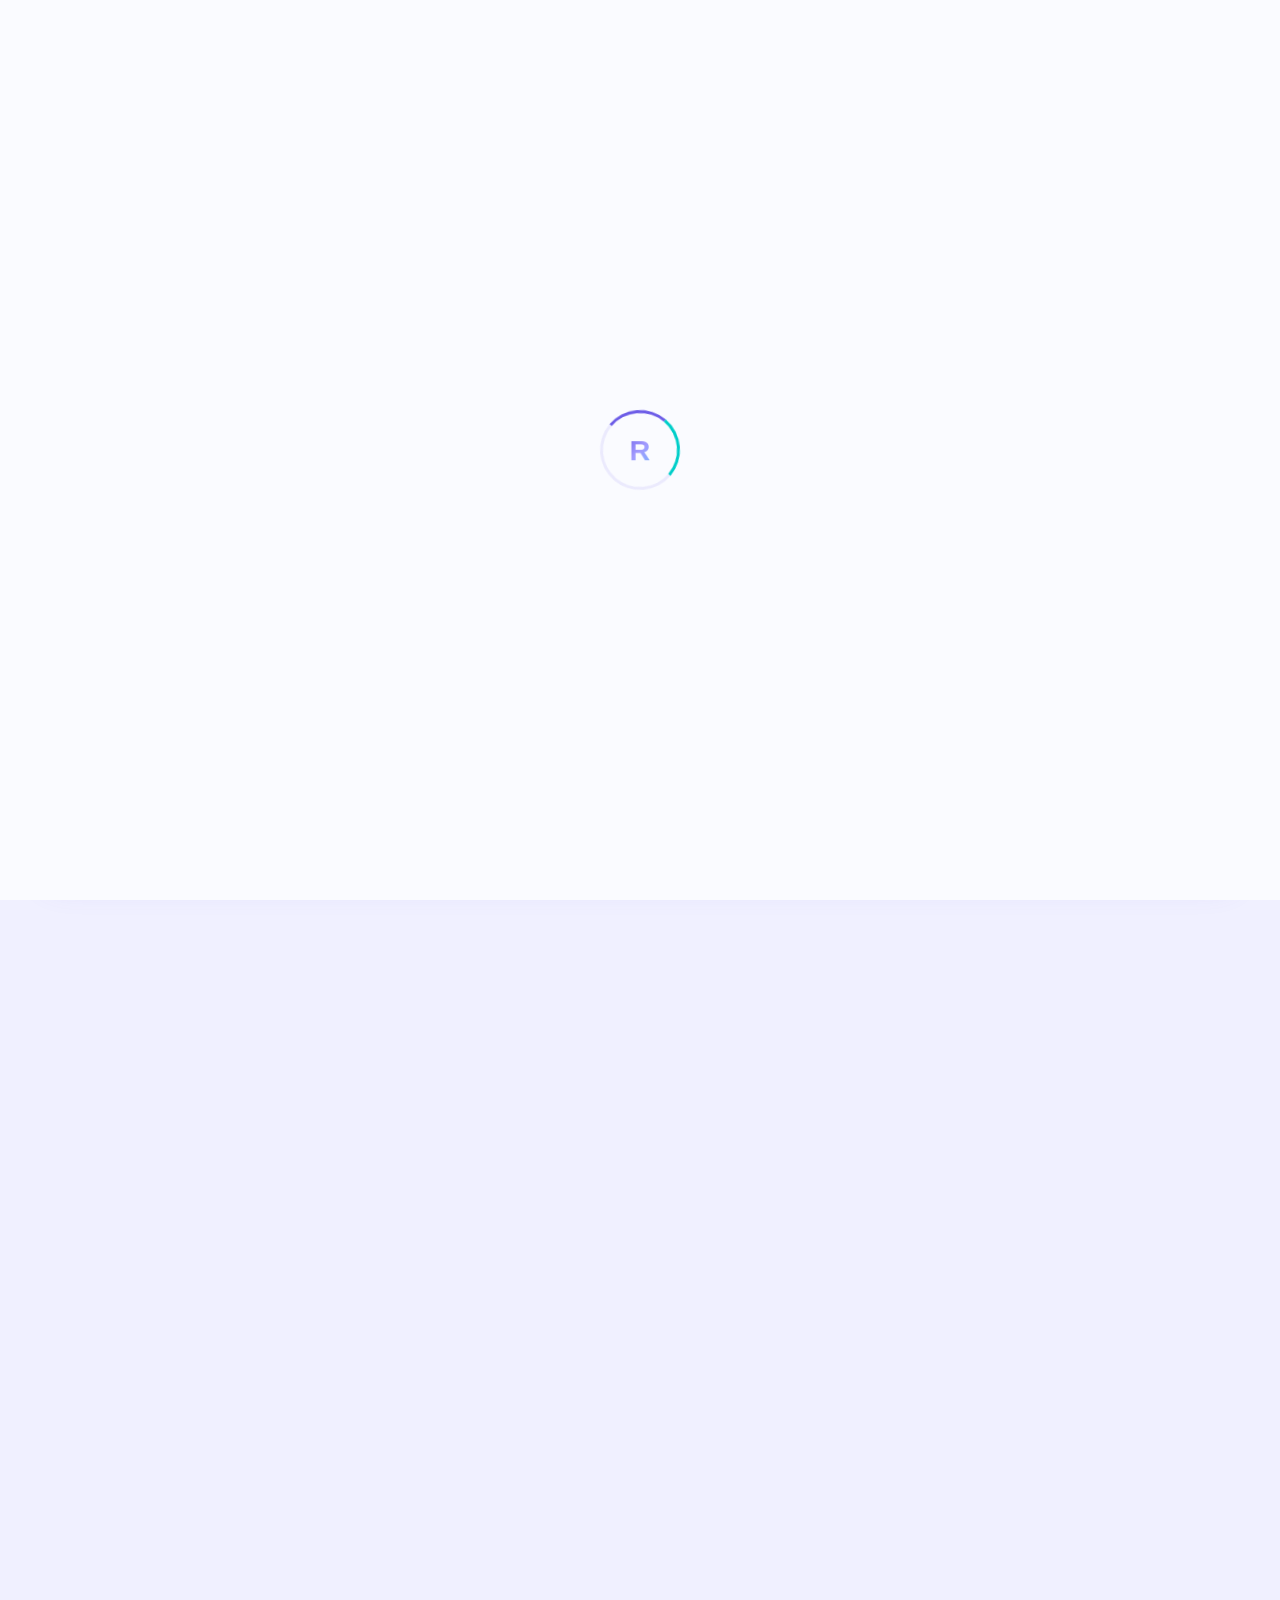
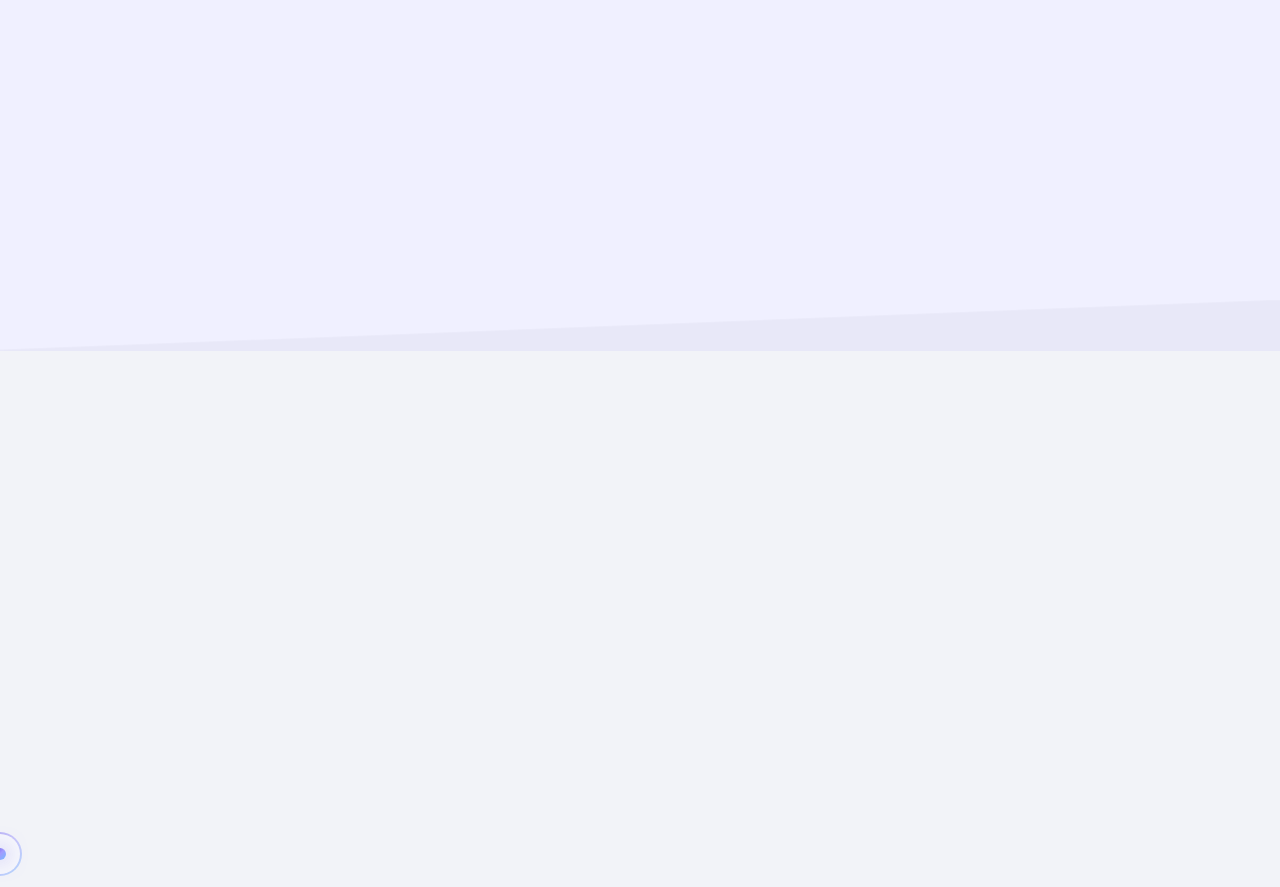
<file: project-detail.html>
<!DOCTYPE html>
<html lang="en">

<head>
    <meta charset="UTF-8">
    <meta name="viewport" content="width=device-width, initial-scale=1.0">
    <title>Project Case Study — Raj N. Mishra</title>
    <meta name="description"
        content="In-depth project case study and technical breakdown by Raj Narayan Mishra, Systems Engineer & ML Enthusiast.">
    <link rel="preconnect" href="https://fonts.googleapis.com">
    <link rel="preconnect" href="https://fonts.gstatic.com" crossorigin>
    <link
        href="https://fonts.googleapis.com/css2?family=Inter:wght@300;400;500;600;700;800;900&family=Space+Grotesk:wght@400;500;600;700&display=swap"
        rel="stylesheet">
    <link rel="stylesheet" href="https://cdnjs.cloudflare.com/ajax/libs/font-awesome/6.5.0/css/all.min.css">
    <link rel="stylesheet" href="style.css">
    <link rel="stylesheet" href="project-detail.css">
</head>

<body>
    <!-- Preloader -->
    <div class="preloader" id="preloader">
        <div class="preloader-inner">
            <div class="preloader-ring"></div>
            <span class="preloader-text">R</span>
        </div>
    </div>

    <!-- Particle Canvas -->
    <canvas id="particleCanvas"></canvas>

    <!-- Navigation -->
    <nav class="navbar scrolled" id="navbar">
        <div class="nav-container">
            <a href="index.html" class="nav-logo" id="navLogo">
                <span class="logo-bracket">&lt;</span>Raj<span class="logo-dot">.</span>dev<span
                    class="logo-bracket">/&gt;</span>
            </a>
            <button class="nav-toggle" id="navToggle" aria-label="Toggle navigation menu">
                <span class="hamburger-line"></span>
                <span class="hamburger-line"></span>
                <span class="hamburger-line"></span>
            </button>
            <ul class="nav-menu" id="navMenu">
                <li><a href="index.html" class="nav-link"><i class="fas fa-arrow-left" style="margin-right: 6px;"></i>
                        Back to Portfolio</a></li>
                <li>
                    <button class="theme-toggle" id="themeToggle" aria-label="Toggle dark mode">
                        <div class="theme-toggle-slider">
                            <i class="fas fa-sun theme-toggle-icon sun"></i>
                            <i class="fas fa-moon theme-toggle-icon moon"></i>
                        </div>
                    </button>
                </li>
            </ul>
        </div>
    </nav>

    <!-- Case Study Section -->
    <main class="case-study-container" style="padding-top: 40px; padding-bottom: 120px;">
        <div class="container">

            <!-- Back Button Link -->
            <div class="back-link-wrapper reveal-up">
                <a href="index.html#projects" class="back-to-grid-btn">
                    <i class="fas fa-long-arrow-left"></i>
                    <span>Back to Projects</span>
                </a>
            </div>

            <!-- Case Study Hero -->
            <section class="case-hero reveal-up">
                <div class="hero-text-content">
                    <span class="project-tag" id="dynamicCategory">Category Loading...</span>
                    <h1 class="case-title" id="dynamicTitle">Project Title Loading...</h1>
                    <p class="case-tagline" id="dynamicTagline">Tagline Loading...</p>

                    <div class="project-meta-grid">
                        <div class="meta-item">
                            <span class="meta-label"><i class="far fa-calendar-alt"></i> Timeline</span>
                            <span class="meta-val" id="dynamicTimeline">Loading...</span>
                        </div>
                        <div class="meta-item">
                            <span class="meta-label"><i class="fas fa-user-tie"></i> Role</span>
                            <span class="meta-val" id="dynamicRole">Loading...</span>
                        </div>
                        <div class="meta-item">
                            <span class="meta-label"><i class="fas fa-laptop-code"></i> Tech Stack</span>
                            <span class="meta-val" id="dynamicTechSummary">Loading...</span>
                        </div>
                    </div>
                </div>

                <div class="hero-visual-wrapper">
                    <div class="visual-glow"></div>
                    <div class="visual-border-wrap">
                        <img src="" alt="Project Presentation" class="visual-image" id="dynamicImage">
                    </div>
                </div>
            </section>

            <!-- Case Details Grid -->
            <div class="case-details-grid">

                <!-- Overview & Features (Left Column) -->
                <div class="details-left reveal-left">

                    <div class="detail-card overview-card">
                        <h2 class="card-title-iconic"><i class="fas fa-circle-info"></i> Project Overview</h2>
                        <div class="card-divider"></div>
                        <p class="detail-body-text" id="dynamicOverview">Overview content loading...</p>
                    </div>

                    <div class="detail-card features-card">
                        <h2 class="card-title-iconic"><i class="fas fa-star-half-stroke"></i> Key Features</h2>
                        <div class="card-divider"></div>
                        <ul class="features-list-grid" id="dynamicFeatures">
                            <!-- Populated dynamically -->
                        </ul>
                    </div>

                    <div class="detail-card tech-architecture-card">
                        <h2 class="card-title-iconic"><i class="fas fa-cubes"></i> Tech Choices & Why</h2>
                        <div class="card-divider"></div>
                        <div class="tech-choices-grid" id="dynamicTechChoices">
                            <!-- Populated dynamically -->
                        </div>
                    </div>

                </div>

                <!-- Challenges, Learnings & CTA (Right Column) -->
                <div class="details-right reveal-right">

                    <div class="detail-card challenges-card">
                        <h2 class="card-title-iconic"><i class="fas fa-triangle-exclamation"></i> Challenges & Solutions
                        </h2>
                        <div class="card-divider"></div>
                        <div class="challenge-pair">
                            <div class="pair-section challenge">
                                <h3><span class="pair-tag ch">Challenge</span></h3>
                                <p id="dynamicChallenge">Challenge loading...</p>
                            </div>
                            <div class="pair-section solution">
                                <h3><span class="pair-tag sol">Solution</span></h3>
                                <p id="dynamicSolution">Solution loading...</p>
                            </div>
                        </div>
                    </div>

                    <div class="detail-card learnings-card">
                        <h2 class="card-title-iconic"><i class="fas fa-graduation-cap"></i> Key Takeaways</h2>
                        <div class="card-divider"></div>
                        <p class="detail-body-text" id="dynamicLearnings">Learnings content loading...</p>
                    </div>

                    <!-- CTA Actions -->
                    <div class="cta-actions-card">
                        <h3 class="cta-heading">Explore the Project</h3>
                        <div class="cta-buttons-wrapper">
                            <a href="#" target="_blank" class="btn btn-primary" id="dynamicGithubLink">
                                <i class="fab fa-github"></i>
                                <span>Source Code</span>
                            </a>
                            <a href="#" target="_blank" class="btn btn-ghost" id="dynamicDemoLink">
                                <i class="fas fa-external-link-alt"></i>
                                <span>Live Demo</span>
                            </a>
                        </div>
                    </div>

                </div>

            </div>

            <!-- Other Projects Recommendation Section -->
            <section class="recommendations-sec reveal-up">
                <div class="section-header">
                    <span class="section-tag">Explore Case Studies</span>
                    <h2 class="section-title">Other Featured Works</h2>
                    <div class="section-line"></div>
                </div>
                <div class="recommendations-grid" id="dynamicRecommendations">
                    <!-- Populated dynamically -->
                </div>
            </section>

        </div>
    </main>

    <!-- Footer -->
    <footer class="footer">
        <div class="container">
            <div class="footer-top">
                <div class="footer-brand">
                    <a href="index.html" class="footer-logo">
                        <span class="logo-bracket">&lt;</span>Raj<span class="logo-dot">.</span>dev<span
                            class="logo-bracket">/&gt;</span>
                    </a>
                    <p>Turning ideas into elegant digital experiences through code, design, and machine learning.</p>
                </div>
                <div class="footer-links">
                    <h4>Quick Links</h4>
                    <ul>
                        <li><a href="index.html#home">Home</a></li>
                        <li><a href="index.html#about">About</a></li>
                        <li><a href="index.html#experience">Experience</a></li>
                        <li><a href="index.html#projects">Projects</a></li>
                    </ul>
                </div>
                <div class="footer-social">
                    <h4>Find Me On</h4>
                    <div class="footer-social-links">
                        <a href="https://github.com/raj-ravan" target="_blank" aria-label="GitHub"><i
                                class="fab fa-github"></i></a>
                        <a href="https://www.linkedin.com/in/raj-narayan-mishra/" target="_blank"
                            aria-label="LinkedIn"><i class="fab fa-linkedin-in"></i></a>
                        <a href="https://www.instagram.com/_unsettled_spirit_/" target="_blank"
                            aria-label="Instagram"><i class="fab fa-instagram"></i></a>
                    </div>
                </div>
            </div>
            <div class="footer-bottom">
                <p>&copy; <span id="footerYear"></span> Raj Narayan Mishra. Crafted with <i class="fas fa-heart"></i>
                    and lots of ☕</p>
            </div>
        </div>
    </footer>

    <!-- Back to Top -->
    <button class="back-to-top" id="backToTop" aria-label="Back to top">
        <i class="fas fa-arrow-up"></i>
    </button>

    <!-- Custom Cursor -->
    <div class="cursor-dot" id="cursorDot"></div>
    <div class="cursor-ring" id="cursorRing"></div>

    <!-- Toast Container -->
    <div class="toast-container" id="toastContainer"></div>

    <!-- Core Scripts -->
    <script src="project-detail.js"></script>
</body>

</html>

<!-- Core Scripts -->
<script src="project-detail.js"></script>
</body>

</html>
</file>
<file: style.css>
/* ============================================================
   RAJ N. MISHRA — PORTFOLIO 2.0
   Vibrant, creative, light portfolio with bold typography,
   floating gradient shapes, and playful energy.
   ============================================================ */
*,
*::before,
*::after {
    margin: 0;
    padding: 0;
    box-sizing: border-box
}

:root {
    --clr-primary: #6C5CE7;
    --clr-primary-light: #A29BFE;
    --clr-primary-dark: #5A4BD1;
    --clr-accent: #00CEC9;
    --clr-accent2: #FD79A8;
    --clr-warm: #FDCB6E;
    --clr-bg: #FAFBFF;
    --clr-bg-alt: #F0F0FF;
    --clr-bg-card: #fff;
    --clr-text: #1A1A2E;
    --clr-text-muted: #636E95;
    --clr-text-dim: #9BA3C7;
    --clr-border: rgba(108, 92, 231, 0.1);
    --clr-border-hover: rgba(108, 92, 231, 0.3);
    --grad-primary: linear-gradient(135deg, #6C5CE7 0%, #A29BFE 50%, #74B9FF 100%);
    --grad-blob: linear-gradient(135deg, #A29BFE 0%, #74B9FF 50%, #DFE6E9 100%);
    --grad-card: linear-gradient(135deg, rgba(108, 92, 231, 0.06), rgba(116, 185, 255, 0.04));
    --font-heading: 'Space Grotesk', sans-serif;
    --font-body: 'Inter', sans-serif;
    --container-max: 1200px;
    --nav-height: 80px;
    --section-py: 120px;
    --ease: cubic-bezier(.4, 0, .2, 1);
    --radius-sm: 8px;
    --radius-md: 14px;
    --radius-lg: 22px;
    --radius-xl: 32px;
    --radius-full: 9999px;
    --shadow-sm: 0 2px 12px rgba(108, 92, 231, 0.08);
    --shadow-md: 0 8px 30px rgba(108, 92, 231, 0.12);
    --shadow-lg: 0 20px 60px rgba(108, 92, 231, 0.15);
}

/* Dark Mode Variables */
[data-theme="dark"] {
    --clr-bg: #0F0F1E;
    --clr-bg-alt: #16162A;
    --clr-bg-card: #1A1A2E;
    --clr-text: #E8E9F3;
    --clr-text-muted: #A0A3BD;
    --clr-text-dim: #6E7191;
    --clr-border: rgba(162, 155, 254, 0.15);
    --clr-border-hover: rgba(162, 155, 254, 0.35);
    --shadow-sm: 0 2px 12px rgba(0, 0, 0, 0.3);
    --shadow-md: 0 8px 30px rgba(0, 0, 0, 0.4);
    --shadow-lg: 0 20px 60px rgba(0, 0, 0, 0.5);
}

html {
    scroll-behavior: smooth;
    scroll-padding-top: 20px;
    scroll-padding-bottom: 120px;
}

body {
    font-family: var(--font-body);
    background: var(--clr-bg);
    color: var(--clr-text);
    line-height: 1.7;
    overflow-x: hidden;
    -webkit-font-smoothing: antialiased;
    transition: background-color 0.3s var(--ease), color 0.3s var(--ease);
    visibility: visible;
    opacity: 1;
}

::selection {
    background: var(--clr-primary);
    color: #fff
}

a {
    text-decoration: none;
    color: inherit;
    transition: color .3s
}

img {
    max-width: 100%;
    display: block
}

ul {
    list-style: none
}

button {
    font-family: inherit;
    cursor: pointer;
    border: none;
    background: none;
    outline: none
}

/* Enhanced Preloader */
.preloader {
    position: fixed;
    inset: 0;
    z-index: 99999;
    background: var(--clr-bg);
    display: flex;
    align-items: center;
    justify-content: center;
    transition: opacity .6s, visibility .6s;
    pointer-events: auto;
}

.preloader.hidden {
    opacity: 0;
    visibility: hidden;
    pointer-events: none;
    display: none !important;
}

.preloader-inner {
    position: relative;
    display: flex;
    align-items: center;
    justify-content: center;
    animation: preloaderPulse 2s ease-in-out infinite;
}

.preloader-ring {
    width: 80px;
    height: 80px;
    border: 3px solid var(--clr-border);
    border-top-color: var(--clr-primary);
    border-right-color: var(--clr-accent);
    border-radius: 50%;
    animation: spin 1s cubic-bezier(0.68, -0.55, 0.265, 1.55) infinite;
}

.preloader-text {
    position: absolute;
    font-family: var(--font-heading);
    font-size: 1.8rem;
    font-weight: 700;
    background: var(--grad-primary);
    -webkit-background-clip: text;
    -webkit-text-fill-color: transparent;
    background-clip: text;
    animation: textGlow 2s ease-in-out infinite;
}

@keyframes spin {
    to {
        transform: rotate(360deg)
    }
}

@keyframes preloaderPulse {

    0%,
    100% {
        transform: scale(1);
    }

    50% {
        transform: scale(1.05);
    }
}

@keyframes textGlow {

    0%,
    100% {
        opacity: 1;
        filter: brightness(1);
    }

    50% {
        opacity: 0.8;
        filter: brightness(1.3);
    }
}

#particleCanvas {
    position: fixed;
    inset: 0;
    z-index: 0;
    pointer-events: none
}

.container {
    max-width: var(--container-max);
    margin: 0 auto;
    padding: 0 24px
}

/* Nav */
.navbar {
    position: fixed;
    bottom: 20px;
    top: auto;
    left: 50%;
    transform: translateX(-50%);
    width: calc(100% - 40px);
    max-width: var(--container-max);
    z-index: 1000;
    height: var(--nav-height);
    display: flex;
    align-items: center;
    transition: all .4s var(--ease);
    background: rgba(250, 251, 255, 0.85);
    backdrop-filter: blur(20px);
    -webkit-backdrop-filter: blur(20px);
    border: 1px solid var(--clr-border);
    border-radius: var(--radius-lg);
    box-shadow: var(--shadow-md);
}

.navbar.scrolled {
    background: rgba(250, 251, 255, .92);
    border-color: var(--clr-border-hover);
    box-shadow: var(--shadow-lg)
}

[data-theme="dark"] .navbar {
    background: rgba(15, 15, 30, 0.85);
    border-color: var(--clr-border);
}

[data-theme="dark"] .navbar.scrolled {
    background: rgba(15, 15, 30, .92);
}

.nav-container {
    max-width: var(--container-max);
    margin: 0 auto;
    padding: 0 24px;
    width: 100%;
    display: flex;
    align-items: center;
    justify-content: space-between
}

.nav-logo {
    font-family: var(--font-heading);
    font-size: 1.4rem;
    font-weight: 700;
    color: var(--clr-text)
}

.logo-bracket {
    color: var(--clr-primary)
}

.logo-dot {
    color: var(--clr-accent)
}

.nav-logo:hover {
    color: var(--clr-primary-dark)
}

.nav-menu {
    display: flex;
    align-items: center;
    gap: 8px
}

.nav-link {
    position: relative;
    padding: 8px 16px;
    font-size: .9rem;
    font-weight: 500;
    color: var(--clr-text-muted);
    border-radius: var(--radius-sm);
    transition: all .3s var(--ease)
}

.nav-link:hover,
.nav-link.active {
    color: var(--clr-primary)
}

.nav-link::after {
    content: '';
    position: absolute;
    bottom: 2px;
    left: 16px;
    right: 16px;
    height: 2px;
    background: var(--grad-primary);
    transform: scaleX(0);
    transform-origin: right;
    transition: transform .4s var(--ease);
    border-radius: 2px
}

.nav-link:hover::after,
.nav-link.active::after {
    transform: scaleX(1);
    transform-origin: left
}

.nav-toggle {
    display: none;
    flex-direction: column;
    gap: 5px;
    padding: 8px;
    z-index: 1001
}

.hamburger-line {
    width: 24px;
    height: 2px;
    background: var(--clr-text);
    transition: all .3s var(--ease);
    border-radius: 2px
}

.nav-toggle.active .hamburger-line:nth-child(1) {
    transform: rotate(45deg) translate(5px, 5px)
}

.nav-toggle.active .hamburger-line:nth-child(2) {
    opacity: 0;
    transform: translateX(-10px)
}

.nav-toggle.active .hamburger-line:nth-child(3) {
    transform: rotate(-45deg) translate(5px, -5px)
}

/* Hero */
.hero {
    position: relative;
    min-height: 100vh;
    display: flex;
    align-items: center;
    padding-top: var(--nav-height);
    overflow: hidden;
    background: var(--clr-bg)
}

.hero-bg-shapes {
    position: absolute;
    inset: 0;
    pointer-events: none;
    z-index: 0
}

.shape {
    position: absolute;
    border-radius: 50%;
    filter: blur(100px);
    opacity: .5
}

.shape-1 {
    width: 600px;
    height: 600px;
    background: var(--clr-primary-light);
    top: -200px;
    right: -100px;
    opacity: .2;
    animation: f1 15s ease-in-out infinite
}

.shape-2 {
    width: 500px;
    height: 500px;
    background: #74B9FF;
    bottom: -150px;
    left: -150px;
    opacity: .15;
    animation: f2 12s ease-in-out infinite
}

.shape-3 {
    width: 350px;
    height: 350px;
    background: var(--clr-accent2);
    top: 40%;
    left: 30%;
    opacity: .1;
    animation: f3 18s ease-in-out infinite
}

@keyframes f1 {

    0%,
    100% {
        transform: translate(0, 0) scale(1)
    }

    50% {
        transform: translate(-50px, 50px) scale(1.1)
    }
}

@keyframes f2 {

    0%,
    100% {
        transform: translate(0, 0)
    }

    50% {
        transform: translate(30px, -40px)
    }
}

@keyframes f3 {

    0%,
    100% {
        transform: translate(0, 0)
    }

    33% {
        transform: translate(40px, -30px)
    }

    66% {
        transform: translate(-20px, 40px)
    }
}

.hero-container {
    max-width: var(--container-max);
    margin: 0 auto;
    padding: 0 24px;
    width: 100%;
    display: grid;
    grid-template-columns: 1fr 1fr;
    gap: 60px;
    align-items: center;
    position: relative;
    z-index: 1
}

.hero-badge {
    display: inline-flex;
    align-items: center;
    gap: 10px;
    padding: 8px 20px;
    background: rgba(108, 92, 231, .08);
    border: 1px solid var(--clr-border);
    border-radius: var(--radius-full);
    font-size: .85rem;
    font-weight: 600;
    color: var(--clr-primary);
    margin-bottom: 24px
}

.badge-dot {
    width: 8px;
    height: 8px;
    background: var(--clr-accent);
    border-radius: 50%;
    animation: pulse 2s ease-in-out infinite
}

@keyframes pulse {

    0%,
    100% {
        opacity: 1;
        transform: scale(1)
    }

    50% {
        opacity: .5;
        transform: scale(1.5)
    }
}

.hero-title {
    margin-bottom: 20px
}

.hero-greeting {
    display: block;
    font-family: var(--font-body);
    font-size: 1.1rem;
    font-weight: 500;
    color: var(--clr-primary);
    margin-bottom: 8px;
    letter-spacing: 2px;
    text-transform: uppercase
}

.hero-name {
    display: block;
    font-family: var(--font-heading);
    font-size: clamp(2.5rem, 5vw, 4.2rem);
    font-weight: 800;
    line-height: 1.08;
    color: var(--clr-text)
}

.hero-typewriter {
    display: flex;
    align-items: center;
    gap: 10px;
    margin-bottom: 20px;
    font-size: 1.15rem
}

.typewriter-prefix {
    color: var(--clr-text-muted);
    font-weight: 500
}

.typewriter-text {
    color: var(--clr-primary);
    font-weight: 700;
    min-width: 200px
}

.typewriter-cursor {
    color: var(--clr-primary);
    animation: blink 1s step-end infinite;
    font-weight: 300
}

@keyframes blink {
    50% {
        opacity: 0
    }
}

.hero-description {
    color: var(--clr-text-muted);
    font-size: 1rem;
    line-height: 1.8;
    margin-bottom: 32px;
    max-width: 520px
}

.hero-cta {
    display: flex;
    gap: 16px;
    margin-bottom: 40px
}

/* Enhanced Buttons with Magnetic Effect */
.btn {
    display: inline-flex;
    align-items: center;
    gap: 10px;
    padding: 14px 32px;
    font-size: .95rem;
    font-weight: 600;
    border-radius: var(--radius-full);
    transition: all .4s var(--ease);
    position: relative;
    overflow: hidden;
    cursor: pointer;
}

.btn::before {
    content: '';
    position: absolute;
    inset: 0;
    background: linear-gradient(135deg, rgba(255, 255, 255, 0.2), transparent);
    opacity: 0;
    transition: opacity 0.3s;
}

.btn:hover::before {
    opacity: 1;
}

.btn-primary {
    background: var(--grad-primary);
    color: #fff;
    box-shadow: 0 4px 20px rgba(108, 92, 231, .25);
    animation: btnGradient 3s ease infinite;
    background-size: 200% 200%;
}

.btn-primary:hover {
    transform: translateY(-3px) scale(1.02);
    box-shadow: 0 12px 40px rgba(108, 92, 231, .4);
    animation: btnGradient 1.5s ease infinite;
}

.btn-primary:active {
    transform: translateY(-1px) scale(0.98);
}

.btn-ghost {
    color: var(--clr-text);
    border: 2px solid var(--clr-border);
    background: #fff;
    position: relative;
}

.btn-ghost::after {
    content: '';
    position: absolute;
    inset: 0;
    background: var(--grad-primary);
    opacity: 0;
    transition: opacity 0.3s;
    border-radius: var(--radius-full);
    z-index: -1;
}

.btn-ghost:hover {
    border-color: var(--clr-primary);
    color: #fff;
    transform: translateY(-3px) scale(1.02);
    box-shadow: 0 8px 25px rgba(108, 92, 231, .3);
}

.btn-ghost:hover::after {
    opacity: 1;
}

.btn-full {
    width: 100%;
    justify-content: center
}

@keyframes btnGradient {
    0% {
        background-position: 0% 50%;
    }

    50% {
        background-position: 100% 50%;
    }

    100% {
        background-position: 0% 50%;
    }
}

/* Hero Socials */
.hero-socials {
    display: flex;
    gap: 12px
}

.hero-socials a {
    width: 44px;
    height: 44px;
    display: flex;
    align-items: center;
    justify-content: center;
    border-radius: var(--radius-md);
    border: 1px solid var(--clr-border);
    color: var(--clr-text-muted);
    font-size: 1.1rem;
    transition: all .3s var(--ease);
    background: #fff
}

.hero-socials a:hover {
    border-color: var(--clr-primary);
    color: #fff;
    background: var(--clr-primary);
    transform: translateY(-3px);
    box-shadow: var(--shadow-md)
}

/* Hero Visual */
.hero-visual {
    position: relative;
    display: flex;
    align-items: center;
    justify-content: center
}

.hero-image-wrapper {
    position: relative;
    width: 380px;
    height: 460px
}

.hero-image-glow {
    position: absolute;
    inset: -20px;
    background: var(--grad-blob);
    border-radius: var(--radius-xl);
    opacity: .35;
    filter: blur(50px);
    animation: glowP 4s ease-in-out infinite
}

@keyframes glowP {

    0%,
    100% {
        opacity: .35;
        transform: scale(1)
    }

    50% {
        opacity: .5;
        transform: scale(1.03)
    }
}

.hero-image-border {
    position: absolute;
    inset: -3px;
    background: var(--grad-primary);
    border-radius: var(--radius-xl);
    z-index: 0
}

.hero-image {
    position: relative;
    width: 100%;
    height: 100%;
    object-fit: cover;
    border-radius: calc(var(--radius-xl) - 3px);
    z-index: 1
}

.hero-floating-card {
    position: absolute;
    display: flex;
    align-items: center;
    gap: 10px;
    padding: 12px 20px;
    background: rgba(255, 255, 255, .9);
    backdrop-filter: blur(20px);
    border: 1px solid var(--clr-border);
    border-radius: var(--radius-md);
    font-size: .85rem;
    font-weight: 700;
    color: var(--clr-text);
    z-index: 2;
    box-shadow: var(--shadow-md)
}

.hero-floating-card i {
    font-size: 1.1rem
}

.card-1 {
    top: 30px;
    right: -20px;
    animation: fc 6s ease-in-out infinite
}

.card-1 i {
    color: var(--clr-primary)
}

.card-2 {
    bottom: 80px;
    left: -30px;
    animation: fc 5s ease-in-out infinite 1s
}

.card-2 i {
    color: var(--clr-accent)
}

.card-3 {
    bottom: -10px;
    right: 20px;
    animation: fc 7s ease-in-out infinite 2s
}

.card-3 i {
    color: var(--clr-accent2)
}

@keyframes fc {

    0%,
    100% {
        transform: translateY(0)
    }

    50% {
        transform: translateY(-12px)
    }
}

/* Scroll Indicator */
.scroll-indicator {
    position: absolute;
    bottom: 40px;
    left: 50%;
    transform: translateX(-50%);
    display: flex;
    flex-direction: column;
    align-items: center;
    gap: 10px;
    color: var(--clr-text-dim);
    font-size: .75rem;
    letter-spacing: 2px;
    text-transform: uppercase;
    animation: sb 2s ease-in-out infinite;
    z-index: 1
}

.scroll-mouse {
    width: 24px;
    height: 38px;
    border: 2px solid var(--clr-text-dim);
    border-radius: 12px;
    position: relative
}

.scroll-wheel {
    position: absolute;
    top: 8px;
    left: 50%;
    transform: translateX(-50%);
    width: 3px;
    height: 8px;
    background: var(--clr-primary);
    border-radius: 3px;
    animation: sw 2s ease-in-out infinite
}

@keyframes sb {

    0%,
    100% {
        transform: translateX(-50%) translateY(0)
    }

    50% {
        transform: translateX(-50%) translateY(8px)
    }
}

@keyframes sw {

    0%,
    100% {
        opacity: 1;
        transform: translateX(-50%) translateY(0)
    }

    100% {
        opacity: 0;
        transform: translateX(-50%) translateY(12px)
    }
}

/* Sections */
.section {
    padding: var(--section-py) 0;
    position: relative;
    z-index: 1
}

.section-header {
    text-align: center;
    margin-bottom: 70px
}

.section-tag {
    display: inline-block;
    font-family: var(--font-heading);
    font-size: .85rem;
    font-weight: 600;
    color: var(--clr-primary);
    letter-spacing: 3px;
    text-transform: uppercase;
    margin-bottom: 12px
}

.section-title {
    font-family: var(--font-heading);
    font-size: clamp(2rem, 4vw, 2.8rem);
    font-weight: 700;
    color: var(--clr-text);
    margin-bottom: 16px
}

.section-line {
    width: 60px;
    height: 4px;
    background: var(--grad-primary);
    border-radius: 2px;
    margin: 0 auto
}

.section-desc {
    color: var(--clr-text-muted);
    max-width: 500px;
    margin: 20px auto 0;
    font-size: 1rem
}

/* About */
.about {
    background: var(--clr-bg-alt)
}

.about-grid {
    display: grid;
    grid-template-columns: 1fr 1.2fr;
    gap: 80px;
    align-items: center
}

.about-image-container {
    position: relative
}

.about-image-frame {
    position: relative;
    border-radius: var(--radius-lg);
    overflow: hidden;
    border: 3px solid var(--clr-border)
}

.about-image-frame::after {
    content: '';
    position: absolute;
    inset: 0;
    background: linear-gradient(180deg, transparent 50%, rgba(250, 251, 255, .4) 100%)
}

.about-image-frame img {
    width: 100%;
    aspect-ratio: 3/4;
    object-fit: cover;
    transition: transform .6s var(--ease)
}

.about-image-container:hover .about-image-frame img {
    transform: scale(1.05)
}

.about-experience-badge {
    position: absolute;
    bottom: -20px;
    right: -20px;
    display: flex;
    align-items: center;
    gap: 12px;
    padding: 20px 28px;
    background: #fff;
    border: 1px solid var(--clr-border);
    border-radius: var(--radius-md);
    box-shadow: var(--shadow-lg)
}

.exp-number {
    font-family: var(--font-heading);
    font-size: 2.5rem;
    font-weight: 800;
    background: var(--grad-primary);
    -webkit-background-clip: text;
    -webkit-text-fill-color: transparent;
    background-clip: text
}

.exp-text {
    font-size: .85rem;
    font-weight: 600;
    color: var(--clr-text-muted);
    line-height: 1.3
}

.about-subtitle {
    font-family: var(--font-heading);
    font-size: 1.5rem;
    font-weight: 700;
    color: var(--clr-text);
    margin-bottom: 20px;
    line-height: 1.3
}

.about-text {
    color: var(--clr-text-muted);
    margin-bottom: 16px;
    font-size: .95rem
}

.about-info-grid {
    display: grid;
    grid-template-columns: 1fr 1fr;
    gap: 16px;
    margin: 32px 0 36px
}

.about-info-item {
    display: flex;
    align-items: flex-start;
    gap: 14px;
    padding: 16px;
    background: #fff;
    border: 1px solid var(--clr-border);
    border-radius: var(--radius-md);
    transition: all .3s var(--ease)
}

.about-info-item:hover {
    border-color: var(--clr-border-hover);
    box-shadow: var(--shadow-sm);
    transform: translateY(-2px)
}

.about-info-item i {
    color: var(--clr-primary);
    font-size: 1.1rem;
    margin-top: 2px
}

.info-label {
    display: block;
    font-size: .75rem;
    color: var(--clr-text-dim);
    text-transform: uppercase;
    letter-spacing: 1px;
    margin-bottom: 2px
}

.info-value {
    display: block;
    font-size: .9rem;
    font-weight: 600;
    color: var(--clr-text)
}

/* Experience */
.experience {
    background: var(--clr-bg)
}

.experience-tabs {
    display: flex;
    justify-content: center;
    gap: 8px;
    margin-bottom: 50px
}

.tab-btn {
    display: flex;
    align-items: center;
    gap: 8px;
    padding: 12px 28px;
    font-size: .95rem;
    font-weight: 600;
    color: var(--clr-text-muted);
    border: 2px solid var(--clr-border);
    border-radius: var(--radius-full);
    background: #fff;
    transition: all .3s var(--ease)
}

.tab-btn:hover {
    color: var(--clr-primary);
    border-color: var(--clr-border-hover)
}

.tab-btn.active {
    background: var(--grad-primary);
    color: #fff;
    border-color: transparent;
    box-shadow: 0 4px 20px rgba(108, 92, 231, .25)
}

.tab-panel {
    display: none
}

.tab-panel.active {
    display: block;
    animation: fiu .5s var(--ease)
}

.timeline {
    position: relative;
    max-width: 800px;
    margin: 0 auto;
    padding-left: 40px
}

.timeline::before {
    content: '';
    position: absolute;
    top: 0;
    left: 8px;
    width: 2px;
    height: 100%;
    background: linear-gradient(180deg, var(--clr-primary), var(--clr-accent), transparent)
}

.timeline-item {
    position: relative;
    margin-bottom: 36px
}

.timeline-item:last-child {
    margin-bottom: 0
}

.timeline-marker {
    position: absolute;
    left: -40px;
    top: 28px
}

.marker-dot {
    width: 18px;
    height: 18px;
    border-radius: 50%;
    background: #fff;
    border: 3px solid var(--clr-primary);
    box-shadow: 0 0 0 4px rgba(108, 92, 231, .12);
    transition: all .3s var(--ease)
}

.timeline-item:hover .marker-dot {
    background: var(--clr-primary);
    box-shadow: 0 0 0 8px rgba(108, 92, 231, .15)
}

.timeline-card {
    padding: 28px 32px;
    background: #fff;
    border: 1px solid var(--clr-border);
    border-radius: var(--radius-lg);
    transition: all .4s var(--ease)
}

.timeline-card:hover {
    border-color: var(--clr-border-hover);
    transform: translateX(8px);
    box-shadow: var(--shadow-md)
}

.timeline-header {
    display: flex;
    justify-content: space-between;
    align-items: flex-start;
    margin-bottom: 12px;
    gap: 16px
}

.timeline-title {
    font-family: var(--font-heading);
    font-size: 1.15rem;
    font-weight: 700;
    color: var(--clr-text)
}

.timeline-company {
    font-size: .9rem;
    color: var(--clr-primary);
    font-weight: 500;
    margin-top: 2px
}

.timeline-date {
    font-size: .8rem;
    font-weight: 600;
    color: var(--clr-primary);
    background: rgba(108, 92, 231, .08);
    padding: 4px 14px;
    border-radius: var(--radius-full);
    white-space: nowrap
}

.timeline-desc {
    color: var(--clr-text-muted);
    font-size: .9rem;
    margin-bottom: 16px
}

.timeline-tags {
    display: flex;
    flex-wrap: wrap;
    gap: 8px
}

.timeline-tags span {
    padding: 4px 12px;
    font-size: .75rem;
    font-weight: 600;
    color: var(--clr-primary);
    background: rgba(108, 92, 231, .06);
    border: 1px solid var(--clr-border);
    border-radius: var(--radius-full)
}

/* Skills */
.skills {
    background: var(--clr-bg-alt)
}

.skills-categories {
    display: grid;
    grid-template-columns: repeat(2, 1fr);
    gap: 28px
}

.skill-category {
    padding: 36px;
    background: #fff;
    border: 1px solid var(--clr-border);
    border-radius: var(--radius-lg);
    transition: all .4s var(--ease)
}

.skill-category:hover {
    border-color: var(--clr-border-hover);
    transform: translateY(-4px);
    box-shadow: var(--shadow-md)
}

.category-title {
    display: flex;
    align-items: center;
    gap: 12px;
    font-family: var(--font-heading);
    font-size: 1.1rem;
    font-weight: 700;
    color: var(--clr-text);
    margin-bottom: 28px;
    padding-bottom: 16px;
    border-bottom: 1px solid var(--clr-border)
}

.category-title i {
    color: var(--clr-primary);
    font-size: 1.2rem
}

.skill-items {
    display: grid;
    grid-template-columns: repeat(2, 1fr);
    gap: 14px
}

.skill-item {
    display: flex;
    align-items: center;
    gap: 14px;
    padding: 14px 16px;
    background: var(--clr-bg-alt);
    border: 1px solid var(--clr-border);
    border-radius: var(--radius-md);
    transition: all .3s var(--ease);
    position: relative;
    overflow: hidden;
}

.skill-item::before {
    content: '';
    position: absolute;
    left: 0;
    top: 0;
    height: 100%;
    width: 0;
    background: var(--grad-primary);
    opacity: 0.1;
    transition: width 0.4s var(--ease);
}

.skill-item:hover {
    border-color: var(--clr-primary);
    background: rgba(108, 92, 231, .05);
    transform: translateX(8px) scale(1.02);
    box-shadow: 0 4px 15px rgba(108, 92, 231, .15);
}

.skill-item:hover::before {
    width: 100%;
}

.skill-item:hover .skill-icon {
    transform: rotateY(360deg) scale(1.1);
}

.skill-icon {
    width: 40px;
    height: 40px;
    display: flex;
    align-items: center;
    justify-content: center;
    background: rgba(108, 92, 231, .08);
    border-radius: var(--radius-sm);
    color: var(--clr-primary);
    font-size: 1.1rem;
    flex-shrink: 0;
    transition: all 0.5s var(--ease);
}

.skill-item span {
    font-size: .9rem;
    font-weight: 600;
    color: var(--clr-text)
}

/* Projects */
.projects {
    background: var(--clr-bg)
}

.projects-grid {
    display: grid;
    grid-template-columns: repeat(3, 1fr);
    gap: 28px
}

.project-card {
    background: #fff;
    border: 1px solid var(--clr-border);
    border-radius: var(--radius-lg);
    overflow: hidden;
    transition: all .4s var(--ease);
    position: relative;
}

.project-card::before {
    content: '';
    position: absolute;
    inset: 0;
    background: var(--grad-primary);
    opacity: 0;
    transition: opacity 0.4s;
    z-index: 0;
}

.project-card:hover {
    border-color: var(--clr-primary);
    transform: translateY(-12px) rotateX(2deg);
    box-shadow: 0 25px 70px rgba(108, 92, 231, .25);
}

.project-card:hover::before {
    opacity: 0.03;
}

.project-card>* {
    position: relative;
    z-index: 1;
}

.project-image {
    position: relative;
    overflow: hidden;
    aspect-ratio: 16/10
}

.project-image img {
    width: 100%;
    height: 100%;
    object-fit: cover;
    transition: transform .6s var(--ease)
}

.project-card:hover .project-image img {
    transform: scale(1.08)
}

.project-overlay {
    position: absolute;
    inset: 0;
    background: rgba(108, 92, 231, .7);
    backdrop-filter: blur(4px);
    display: flex;
    align-items: center;
    justify-content: center;
    opacity: 0;
    transition: opacity .4s var(--ease)
}

.project-card:hover .project-overlay {
    opacity: 1
}

.project-link {
    width: 50px;
    height: 50px;
    display: flex;
    align-items: center;
    justify-content: center;
    background: #fff;
    color: var(--clr-primary);
    border-radius: 50%;
    font-size: 1.1rem;
    transition: all .3s var(--ease);
    transform: scale(.7)
}

.project-card:hover .project-link {
    transform: scale(1)
}

.project-link:hover {
    box-shadow: var(--shadow-md)
}

.project-info {
    padding: 24px
}

.project-category {
    display: inline-block;
    font-size: .75rem;
    font-weight: 600;
    color: var(--clr-primary);
    text-transform: uppercase;
    letter-spacing: 1.5px;
    margin-bottom: 8px
}

.project-title {
    font-family: var(--font-heading);
    font-size: 1.15rem;
    font-weight: 700;
    color: var(--clr-text);
    margin-bottom: 10px
}

.project-desc {
    color: var(--clr-text-muted);
    font-size: .88rem;
    margin-bottom: 16px;
    line-height: 1.6
}

.project-tech {
    display: flex;
    flex-wrap: wrap;
    gap: 8px
}

.project-tech span {
    padding: 4px 12px;
    font-size: .72rem;
    font-weight: 600;
    color: var(--clr-primary);
    background: rgba(108, 92, 231, .06);
    border-radius: var(--radius-full)
}

/* Contact */
.contact {
    background: var(--clr-bg-alt)
}

.contact-grid {
    display: grid;
    grid-template-columns: 1fr 1.3fr;
    gap: 60px
}

.contact-card {
    display: flex;
    align-items: flex-start;
    gap: 18px;
    padding: 24px;
    background: #fff;
    border: 1px solid var(--clr-border);
    border-radius: var(--radius-md);
    margin-bottom: 16px;
    transition: all .3s var(--ease)
}

.contact-card:hover {
    border-color: var(--clr-border-hover);
    transform: translateX(6px);
    box-shadow: var(--shadow-sm)
}

.contact-card:last-child {
    margin-bottom: 0
}

.contact-card-icon {
    width: 48px;
    height: 48px;
    display: flex;
    align-items: center;
    justify-content: center;
    background: rgba(108, 92, 231, .08);
    border-radius: var(--radius-sm);
    color: var(--clr-primary);
    font-size: 1.2rem;
    flex-shrink: 0
}

.contact-card-content h3 {
    font-family: var(--font-heading);
    font-size: .95rem;
    font-weight: 700;
    color: var(--clr-text);
    margin-bottom: 4px
}

.contact-card-content a,
.contact-card-content p {
    font-size: .9rem;
    color: var(--clr-text-muted);
    transition: color .3s
}

.contact-card-content a:hover {
    color: var(--clr-primary)
}

.contact-form {
    padding: 40px;
    background: #fff;
    border: 1px solid var(--clr-border);
    border-radius: var(--radius-lg)
}

.form-row {
    display: grid;
    grid-template-columns: 1fr 1fr;
    gap: 20px
}

.form-group {
    margin-bottom: 20px
}

.form-group label {
    display: block;
    font-size: .85rem;
    font-weight: 600;
    color: var(--clr-text);
    margin-bottom: 8px
}

.form-group input,
.form-group textarea {
    width: 100%;
    padding: 14px 18px;
    font-family: var(--font-body);
    font-size: .9rem;
    color: var(--clr-text);
    background: var(--clr-bg);
    border: 1px solid var(--clr-border);
    border-radius: var(--radius-md);
    outline: none;
    transition: all .3s var(--ease)
}

.form-group input::placeholder,
.form-group textarea::placeholder {
    color: var(--clr-text-dim)
}

.form-group input:focus,
.form-group textarea:focus {
    border-color: var(--clr-primary);
    box-shadow: 0 0 0 3px rgba(108, 92, 231, .1);
    background: #fff
}

.form-group textarea {
    resize: vertical;
    min-height: 130px
}

/* Footer */
.footer {
    background: var(--clr-text);
    border-top: 1px solid var(--clr-border);
    padding: 60px 0 120px;
    position: relative;
    z-index: 1;
    color: rgba(255, 255, 255, .7);
}

.footer::before {
    content: '';
    position: absolute;
    top: -100px;
    left: 0;
    width: 100%;
    height: 100px;
    background: var(--clr-text);
    clip-path: polygon(0 50%, 100% 0, 100% 100%, 0 100%);
    z-index: -1;
}

[data-theme="dark"] .footer {
    background: #0A0A15;
    border-top: 1px solid rgba(162, 155, 254, 0.2);
}

[data-theme="dark"] .footer::before {
    background: #0A0A15;
}

.footer-top {
    display: grid;
    grid-template-columns: 2fr 1fr 1fr;
    gap: 60px;
    padding-bottom: 40px;
}

.footer-logo {
    font-family: var(--font-heading);
    font-size: 1.4rem;
    font-weight: 700;
    display: inline-block;
    margin-bottom: 16px;
    color: #fff;
    transition: all 0.3s var(--ease);
}

.footer-logo:hover {
    transform: translateX(5px);
    color: var(--clr-primary-light);
}

.footer-logo .logo-bracket {
    color: var(--clr-primary-light);
}

.footer-logo .logo-dot {
    color: var(--clr-accent);
}

.footer-brand p {
    color: rgba(255, 255, 255, .5);
    font-size: .9rem;
    max-width: 320px;
    line-height: 1.7;
}

.footer-links h4,
.footer-social h4 {
    font-family: var(--font-heading);
    font-size: 1rem;
    font-weight: 700;
    color: #fff;
    margin-bottom: 20px;
    position: relative;
    padding-bottom: 10px;
}

.footer-links h4::after,
.footer-social h4::after {
    content: '';
    position: absolute;
    bottom: 0;
    left: 0;
    width: 40px;
    height: 2px;
    background: var(--grad-primary);
    border-radius: 2px;
}

.footer-links ul li {
    margin-bottom: 10px;
}

.footer-links ul li a {
    color: rgba(255, 255, 255, .5);
    font-size: .9rem;
    transition: all .3s;
    display: inline-block;
    position: relative;
}

.footer-links ul li a::before {
    content: '→';
    position: absolute;
    left: -20px;
    opacity: 0;
    transition: all 0.3s;
    color: var(--clr-primary-light);
}

.footer-links ul li a:hover {
    color: var(--clr-primary-light);
    transform: translateX(10px);
}

.footer-links ul li a:hover::before {
    opacity: 1;
    left: -15px;
}

.footer-social-links {
    display: flex;
    gap: 12px;
    flex-wrap: wrap;
}

.footer-social-links a {
    width: 42px;
    height: 42px;
    display: flex;
    align-items: center;
    justify-content: center;
    border-radius: var(--radius-sm);
    border: 1px solid rgba(255, 255, 255, .1);
    color: rgba(255, 255, 255, .5);
    font-size: 1.1rem;
    transition: all .4s cubic-bezier(0.175, 0.885, 0.32, 1.275);
    position: relative;
    overflow: hidden;
}

.footer-social-links a::before {
    content: '';
    position: absolute;
    inset: 0;
    background: var(--grad-primary);
    opacity: 0;
    transition: opacity 0.3s;
}

.footer-social-links a i {
    position: relative;
    z-index: 1;
}

.footer-social-links a:hover {
    border-color: var(--clr-primary-light);
    color: #fff;
    transform: translateY(-5px) rotate(5deg) scale(1.1);
}

.footer-social-links a:hover::before {
    opacity: 1;
}

.footer-bottom {
    padding: 24px 0;
    border-top: 1px solid rgba(255, 255, 255, .08);
    text-align: center;
}

.footer-bottom p {
    color: rgba(255, 255, 255, .35);
    font-size: .85rem;
    animation: fadeIn 1s ease;
}

.footer-bottom i {
    color: var(--clr-accent2);
    animation: heartBeat 1.5s ease infinite;
}

@keyframes heartBeat {

    0%,
    100% {
        transform: scale(1);
    }

    10%,
    30% {
        transform: scale(1.1);
    }

    20%,
    40% {
        transform: scale(1);
    }
}

@keyframes fadeIn {
    from {
        opacity: 0;
    }

    to {
        opacity: 1;
    }
}

/* Back to Top */
.back-to-top {
    position: fixed;
    bottom: 110px;
    right: 30px;
    width: 48px;
    height: 48px;
    display: flex;
    align-items: center;
    justify-content: center;
    background: var(--grad-primary);
    color: #fff;
    border-radius: var(--radius-md);
    font-size: 1.1rem;
    z-index: 100;
    opacity: 0;
    visibility: hidden;
    transform: translateY(20px);
    transition: all .4s var(--ease);
    box-shadow: var(--shadow-md)
}

.back-to-top.visible {
    opacity: 1;
    visibility: visible;
    transform: translateY(0)
}

.back-to-top:hover {
    transform: translateY(-4px);
    box-shadow: var(--shadow-lg)
}

/* Cursor */
.cursor-dot,
.cursor-ring {
    position: fixed;
    pointer-events: none;
    z-index: 99998;
    transform: translate(-50%, -50%);
    border-radius: 50%;
    transition: width .3s, height .3s, opacity .3s
}

.cursor-dot {
    width: 6px;
    height: 6px;
    background: var(--clr-primary)
}

.cursor-ring {
    width: 36px;
    height: 36px;
    border: 1.5px solid rgba(108, 92, 231, .4)
}

/* Toast */
.toast-container {
    position: fixed;
    bottom: 30px;
    right: 30px;
    z-index: 10000;
    display: flex;
    flex-direction: column;
    gap: 10px
}

.toast {
    padding: 16px 24px;
    background: #fff;
    border: 1px solid var(--clr-primary);
    border-radius: var(--radius-md);
    color: var(--clr-text);
    font-weight: 600;
    font-size: .9rem;
    box-shadow: var(--shadow-lg);
    animation: ti .5s var(--ease);
    display: flex;
    align-items: center;
    gap: 12px
}

.toast i {
    color: var(--clr-primary);
    font-size: 1.2rem
}

.toast.removing {
    animation: to .5s var(--ease) forwards
}

@keyframes ti {
    from {
        transform: translateX(120%);
        opacity: 0
    }

    to {
        transform: translateX(0);
        opacity: 1
    }
}

@keyframes to {
    to {
        transform: translateX(120%);
        opacity: 0
    }
}

/* Reveals */
.reveal-up,
.reveal-left,
.reveal-right {
    opacity: 0;
    transition: all .8s var(--ease)
}

.reveal-up {
    transform: translateY(40px)
}

.reveal-left {
    transform: translateX(-40px)
}

.reveal-right {
    transform: translateX(40px)
}

.reveal-up.revealed,
.reveal-left.revealed,
.reveal-right.revealed {
    opacity: 1;
    transform: translate(0, 0)
}

@keyframes fiu {
    from {
        opacity: 0;
        transform: translateY(20px)
    }

    to {
        opacity: 1;
        transform: translateY(0)
    }
}

/* Responsive */
@media(max-width:1024px) {
    :root {
        --section-py: 80px
    }

    .hero-container {
        grid-template-columns: 1fr;
        text-align: center;
        gap: 40px
    }

    .hero-content {
        order: 2
    }

    .hero-visual {
        order: 1
    }

    .hero-badge,
    .hero-cta,
    .hero-socials,
    .hero-typewriter {
        justify-content: center
    }

    .hero-description {
        margin-left: auto;
        margin-right: auto
    }

    .hero-image-wrapper {
        width: 300px;
        height: 360px
    }

    .about-grid {
        grid-template-columns: 1fr;
        gap: 50px
    }

    .about-image-container {
        max-width: 350px;
        margin: 0 auto
    }

    .skills-categories,
    .projects-grid {
        grid-template-columns: repeat(2, 1fr)
    }

    .contact-grid {
        grid-template-columns: 1fr
    }

    .footer-top {
        grid-template-columns: 1fr;
        gap: 40px;
    }

    .footer-brand p {
        max-width: 100%;
    }

    .footer-links ul {
        display: grid;
        grid-template-columns: repeat(2, 1fr);
        gap: 10px;
    }

    .footer-social-links {
        justify-content: flex-start;
    }
}

@media(max-width:768px) {
    .nav-toggle {
        display: flex
    }

    .nav-menu {
        position: fixed;
        bottom: calc(var(--nav-height) + 30px);
        top: auto;
        right: -100%;
        width: 280px;
        height: auto;
        max-height: 70vh;
        background: rgba(250, 251, 255, .98);
        backdrop-filter: blur(30px);
        -webkit-backdrop-filter: blur(30px);
        flex-direction: column;
        justify-content: center;
        gap: 8px;
        padding: 30px;
        transition: right .5s var(--ease);
        border: 1px solid var(--clr-border);
        border-radius: var(--radius-lg);
        box-shadow: var(--shadow-lg);
    }

    [data-theme="dark"] .nav-menu {
        background: rgba(15, 15, 30, .98);
    }

    .nav-menu.active {
        right: 20px;
    }

    .nav-link {
        font-size: 1.1rem;
        padding: 12px 16px
    }

    .theme-toggle {
        margin-top: 20px;
    }

    .hero-floating-card {
        display: none
    }

    .hero-name {
        font-size: clamp(2rem, 8vw, 3rem)
    }

    .projects-grid {
        grid-template-columns: 1fr
    }

    .about-info-grid,
    .form-row {
        grid-template-columns: 1fr
    }

    .contact-form {
        padding: 28px
    }

    .scroll-indicator,
    .cursor-dot,
    .cursor-ring {
        display: none
    }

    .skill-items {
        grid-template-columns: 1fr
    }

    .timeline {
        padding-left: 30px
    }

    .timeline-marker {
        left: -30px
    }

    .timeline-header {
        flex-direction: column;
        gap: 8px
    }

    .timeline-card {
        padding: 20px
    }
}

@media(max-width:480px) {
    :root {
        --section-py: 60px;
        --nav-height: 68px
    }

    .container {
        padding: 0 16px
    }

    /* Hero Section */
    .hero {
        min-height: auto;
        padding: calc(var(--nav-height) + 30px) 0 50px;
    }

    .hero-badge {
        font-size: 0.75rem;
        padding: 6px 16px;
    }

    .hero-name {
        font-size: clamp(1.8rem, 10vw, 2.5rem);
    }

    .hero-typewriter {
        font-size: 0.9rem;
        flex-direction: column;
        gap: 5px;
    }

    .typewriter-prefix {
        font-size: 0.85rem;
    }

    .hero-description {
        font-size: 0.9rem;
    }

    .hero-image-wrapper {
        width: 240px;
        height: 300px
    }

    .hero-cta {
        flex-direction: column;
        width: 100%;
    }

    .btn {
        width: 100%;
        justify-content: center;
        padding: 12px 24px;
        font-size: 0.9rem;
    }

    .hero-socials {
        justify-content: center;
    }

    .hero-socials a {
        width: 40px;
        height: 40px;
        font-size: 1rem;
    }

    /* About Section */
    .about-subtitle {
        font-size: 1.2rem;
    }

    .about-text {
        font-size: 0.9rem;
    }

    .about-image-container {
        max-width: 100%;
    }

    .about-experience-badge {
        bottom: -10px;
        right: -10px;
        padding: 14px 18px
    }

    .exp-number {
        font-size: 1.8rem
    }

    .exp-text {
        font-size: 0.75rem;
    }

    .about-info-grid {
        grid-template-columns: 1fr;
    }

    /* Experience Section */
    .experience-tabs {
        flex-direction: column;
        gap: 12px;
    }

    .tab-btn {
        width: 100%;
        justify-content: center;
        font-size: 0.9rem;
    }

    .timeline-title {
        font-size: 1rem;
    }

    .timeline-company {
        font-size: 0.85rem;
    }

    .timeline-desc {
        font-size: 0.85rem;
    }

    .timeline-tags span {
        font-size: 0.7rem;
        padding: 3px 10px;
    }

    /* Skills Section */
    .section-title {
        font-size: 1.6rem
    }

    .skills-categories {
        grid-template-columns: 1fr;
    }

    .category-title {
        font-size: 1rem;
    }

    .skill-items {
        grid-template-columns: 1fr
    }

    .skill-item {
        padding: 12px 14px;
    }

    .skill-icon {
        width: 36px;
        height: 36px;
        font-size: 1rem;
    }

    .skill-item span {
        font-size: 0.85rem;
    }

    /* Projects Section */
    .projects-grid {
        grid-template-columns: 1fr
    }

    .project-title {
        font-size: 1rem;
    }

    .project-desc {
        font-size: 0.85rem;
    }

    .project-tech span {
        font-size: 0.7rem;
        padding: 3px 10px;
    }

    /* Contact Section */
    .contact-grid {
        grid-template-columns: 1fr;
    }

    .contact-card {
        padding: 20px;
    }

    .contact-card-icon {
        width: 40px;
        height: 40px;
        font-size: 1rem;
    }

    .contact-form {
        padding: 24px
    }

    .form-row {
        grid-template-columns: 1fr
    }

    .form-group input,
    .form-group textarea {
        padding: 12px 16px;
        font-size: 0.85rem;
    }

    /* Footer */
    .footer {
        padding: 50px 0 110px;
    }

    .footer::before {
        top: -40px;
        height: 40px;
    }

    .footer-logo {
        font-size: 1.2rem;
    }

    .footer-brand p {
        font-size: 0.85rem;
    }

    .footer-links h4,
    .footer-social h4 {
        font-size: 0.9rem;
    }

    .footer-links ul {
        grid-template-columns: 1fr;
    }

    .footer-links ul li a {
        font-size: 0.85rem;
    }

    .footer-social-links {
        flex-wrap: wrap;
    }

    .footer-social-links a {
        width: 38px;
        height: 38px;
        font-size: 1rem;
    }

    .footer-bottom {
        padding: 20px 0;
    }

    .footer-bottom p {
        font-size: 0.75rem;
    }

    /* Back to Top */
    .back-to-top {
        width: 44px;
        height: 44px;
        bottom: 100px;
        right: 20px;
        font-size: 1rem;
    }

    /* Toast */
    .toast-container {
        bottom: 100px;
        right: 20px;
        left: 20px;
    }

    .toast {
        padding: 14px 20px;
        font-size: 0.85rem;
    }

    /* Disable complex animations */
    .cursor-dot,
    .cursor-ring,
    .cursor-trail {
        display: none
    }

    /* Simplify animations */
    .hero-floating-card,
    .shape {
        animation-duration: 10s;
    }

    .project-card:hover,
    .skill-category:hover {
        transform: translateY(-4px);
    }
}

/* Extra Small Devices (360px and below) */
@media(max-width:360px) {
    :root {
        --section-py: 45px;
    }

    .container {
        padding: 0 12px;
    }

    .hero-name {
        font-size: 1.6rem;
    }

    .hero-image-wrapper {
        width: 200px;
        height: 260px;
    }

    .section-title {
        font-size: 1.4rem;
    }

    .section-tag {
        font-size: 0.7rem;
    }

    .btn {
        padding: 10px 20px;
        font-size: 0.85rem;
    }

    .nav-menu {
        width: calc(100% - 20px);
        right: -100%;
        padding: 24px;
    }

    .nav-menu.active {
        right: 10px;
    }

    .nav-link {
        font-size: 1rem;
        padding: 10px 12px;
    }

    .hero-badge {
        font-size: 0.7rem;
        padding: 5px 12px;
    }

    .hero-typewriter {
        font-size: 0.8rem;
    }

    .hero-description {
        font-size: 0.85rem;
    }

    .about-subtitle {
        font-size: 1.1rem;
    }

    .about-text {
        font-size: 0.85rem;
    }

    .timeline-title {
        font-size: 0.95rem;
    }

    .category-title {
        font-size: 0.95rem;
    }

    .project-title {
        font-size: 0.95rem;
    }

    .footer-logo {
        font-size: 1.1rem;
    }

    .footer-brand p {
        font-size: 0.8rem;
    }

    .footer-links h4,
    .footer-social h4 {
        font-size: 0.85rem;
    }

    .footer-bottom p {
        font-size: 0.7rem;
    }
}

/* ==================== CREATIVE CURSOR ==================== */
.cursor-dot {
    position: fixed;
    pointer-events: none;
    z-index: 99999;
    width: 12px;
    height: 12px;
    border-radius: 50%;
    background: var(--grad-primary);
    box-shadow: 0 0 20px rgba(108, 92, 231, 0.6), 0 0 60px rgba(108, 92, 231, 0.2);
    transform: translate(-50%, -50%);
    transition: width 0.3s var(--ease), height 0.3s var(--ease), background 0.3s, box-shadow 0.3s;
    mix-blend-mode: normal;
}

.cursor-dot.hovering {
    width: 56px;
    height: 56px;
    background: rgba(108, 92, 231, 0.08);
    border: 2px solid rgba(108, 92, 231, 0.4);
    box-shadow: 0 0 30px rgba(108, 92, 231, 0.15);
    backdrop-filter: blur(4px);
}

.cursor-ring {
    position: fixed;
    pointer-events: none;
    z-index: 99998;
    width: 44px;
    height: 44px;
    border-radius: 50%;
    border: 2px solid transparent;
    background: linear-gradient(var(--clr-bg), var(--clr-bg)) padding-box,
        var(--grad-primary) border-box;
    transform: translate(-50%, -50%);
    opacity: 0.5;
    transition: width 0.45s var(--ease), height 0.45s var(--ease), opacity 0.3s;
}

.cursor-ring.hovering {
    width: 70px;
    height: 70px;
    opacity: 0.2;
}

.cursor-trail {
    position: fixed;
    pointer-events: none;
    z-index: 99997;
    width: 5px;
    height: 5px;
    border-radius: 50%;
    background: var(--clr-primary-light);
    transform: translate(-50%, -50%);
    opacity: 0;
}

/* ==================== BACK TO TOP ==================== */
.back-to-top {
    position: fixed;
    bottom: 110px;
    right: 30px;
    width: 48px;
    height: 48px;
    display: flex;
    align-items: center;
    justify-content: center;
    background: var(--grad-primary);
    color: #fff;
    border-radius: var(--radius-md);
    font-size: 1.1rem;
    z-index: 100;
    opacity: 0;
    visibility: hidden;
    transform: translateY(20px);
    transition: all 0.4s var(--ease);
    box-shadow: var(--shadow-md);
}

.back-to-top.visible {
    opacity: 1;
    visibility: visible;
    transform: translateY(0);
}

.back-to-top:hover {
    transform: translateY(-4px);
    box-shadow: var(--shadow-lg);
}

/* ==================== TOAST ==================== */
.toast-container {
    position: fixed;
    bottom: 110px;
    right: 30px;
    z-index: 10000;
    display: flex;
    flex-direction: column;
    gap: 10px;
}

.toast {
    padding: 16px 24px;
    background: #fff;
    border: 1px solid var(--clr-primary);
    border-radius: var(--radius-md);
    color: var(--clr-text);
    font-weight: 600;
    font-size: 0.9rem;
    box-shadow: var(--shadow-lg);
    animation: toastIn 0.5s var(--ease);
    display: flex;
    align-items: center;
    gap: 12px;
}

[data-theme="dark"] .toast {
    background: var(--clr-bg-card);
    border-color: var(--clr-primary);
}

.toast i {
    color: var(--clr-primary);
    font-size: 1.2rem;
}

.toast.removing {
    animation: toastOut 0.5s var(--ease) forwards;
}

@keyframes toastIn {
    from {
        transform: translateX(120%);
        opacity: 0;
    }

    to {
        transform: translateX(0);
        opacity: 1;
    }
}

@keyframes toastOut {
    to {
        transform: translateX(120%);
        opacity: 0;
    }
}

/* ==================== REVEAL ANIMATIONS ==================== */
.reveal-up,
.reveal-left,
.reveal-right {
    opacity: 0;
    transition: all 0.8s var(--ease);
}

.reveal-up {
    transform: translateY(40px);
}

.reveal-left {
    transform: translateX(-40px);
}

.reveal-right {
    transform: translateX(40px);
}

.reveal-up.revealed,
.reveal-left.revealed,
.reveal-right.revealed {
    opacity: 1;
    transform: translate(0, 0);
}

@keyframes fiu {
    from {
        opacity: 0;
        transform: translateY(20px);
    }

    to {
        opacity: 1;
        transform: translateY(0);
    }
}

/* Dark Mode Toggle */
.theme-toggle {
    position: relative;
    width: 60px;
    height: 30px;
    background: var(--clr-border);
    border-radius: var(--radius-full);
    cursor: pointer;
    transition: all 0.3s var(--ease);
    border: 2px solid var(--clr-border);
    display: flex;
    align-items: center;
    padding: 0 4px;
}

.theme-toggle:hover {
    border-color: var(--clr-border-hover);
}

.theme-toggle-slider {
    position: absolute;
    width: 22px;
    height: 22px;
    background: var(--clr-bg-card);
    border-radius: 50%;
    transition: transform 0.3s var(--ease);
    display: flex;
    align-items: center;
    justify-content: center;
    box-shadow: 0 2px 8px rgba(0, 0, 0, 0.15);
    left: 4px;
}

[data-theme="dark"] .theme-toggle-slider {
    transform: translateX(30px);
}

.theme-toggle-icon {
    font-size: 0.75rem;
    color: var(--clr-primary);
}

.theme-toggle-icon.sun {
    display: block;
}

.theme-toggle-icon.moon {
    display: none;
}

[data-theme="dark"] .theme-toggle-icon.sun {
    display: none;
}

[data-theme="dark"] .theme-toggle-icon.moon {
    display: block;
}

[data-theme="dark"] .theme-toggle {
    background: rgba(162, 155, 254, 0.2);
}

/* Smooth transitions for theme change */
*,
*::before,
*::after {
    transition: background-color 0.3s var(--ease),
        border-color 0.3s var(--ease),
        box-shadow 0.3s var(--ease);
}

/* Preserve specific animations */
.preloader-ring,
.badge-dot,
.typewriter-cursor,
.scroll-wheel,
.hero-floating-card,
.shape,
.hero-image-glow {
    transition: none !important;
}

/* Dark mode specific adjustments */
[data-theme="dark"] .preloader {
    background: var(--clr-bg);
}

[data-theme="dark"] .hero-floating-card {
    background: rgba(26, 26, 46, 0.9);
    border-color: var(--clr-border);
}

[data-theme="dark"] .about-experience-badge {
    background: var(--clr-bg-card);
}

[data-theme="dark"] .contact-form,
[data-theme="dark"] .timeline-card,
[data-theme="dark"] .skill-category,
[data-theme="dark"] .project-card,
[data-theme="dark"] .about-info-item,
[data-theme="dark"] .contact-card {
    background: var(--clr-bg-card);
}

[data-theme="dark"] .btn-ghost {
    background: var(--clr-bg-card);
}

[data-theme="dark"] .hero-socials a {
    background: var(--clr-bg-card);
}

[data-theme="dark"] .form-group input,
[data-theme="dark"] .form-group textarea {
    background: var(--clr-bg);
}

[data-theme="dark"] .form-group input:focus,
[data-theme="dark"] .form-group textarea:focus {
    background: var(--clr-bg-card);
}

[data-theme="dark"] .skill-item {
    background: var(--clr-bg);
}

[data-theme="dark"] .skill-item:hover {
    background: rgba(108, 92, 231, 0.1);
}

[data-theme="dark"] .tab-btn {
    background: var(--clr-bg-card);
}

/* Responsive adjustments for theme toggle */
@media (max-width: 768px) {
    .theme-toggle {
        width: 50px;
        height: 26px;
    }

    .theme-toggle-slider {
        width: 18px;
        height: 18px;
    }

    [data-theme="dark"] .theme-toggle-slider {
        transform: translateX(24px);
    }
}


/* ==================== ENHANCED ANIMATIONS ==================== */

/* Stagger Animation for Cards */
.project-card:nth-child(1) {
    animation-delay: 0.1s;
}

.project-card:nth-child(2) {
    animation-delay: 0.2s;
}

.project-card:nth-child(3) {
    animation-delay: 0.3s;
}

.project-card:nth-child(4) {
    animation-delay: 0.4s;
}

.project-card:nth-child(5) {
    animation-delay: 0.5s;
}

.project-card:nth-child(6) {
    animation-delay: 0.6s;
}

/* Parallax Hero Effect */
.hero-content {
    animation: fadeInUp 1s var(--ease) 0.3s backwards;
}

.hero-visual {
    animation: fadeInRight 1s var(--ease) 0.5s backwards;
}

@keyframes fadeInUp {
    from {
        opacity: 0;
        transform: translateY(60px);
    }

    to {
        opacity: 1;
        transform: translateY(0);
    }
}

@keyframes fadeInRight {
    from {
        opacity: 0;
        transform: translateX(60px);
    }

    to {
        opacity: 1;
        transform: translateX(0);
    }
}

/* Text Shimmer Effect */
.hero-name {
    background: linear-gradient(90deg,
            var(--clr-text) 0%,
            var(--clr-primary) 50%,
            var(--clr-text) 100%);
    background-size: 200% auto;
    -webkit-background-clip: text;
    -webkit-text-fill-color: transparent;
    background-clip: text;
    animation: textShimmer 3s linear infinite;
}

@keyframes textShimmer {
    to {
        background-position: 200% center;
    }
}

/* Floating Animation for Hero Cards */
.hero-floating-card {
    animation: float 6s ease-in-out infinite;
}

.hero-floating-card.card-1 {
    animation-delay: 0s;
}

.hero-floating-card.card-2 {
    animation-delay: 2s;
}

.hero-floating-card.card-3 {
    animation-delay: 4s;
}

@keyframes float {

    0%,
    100% {
        transform: translateY(0px) rotate(0deg);
    }

    25% {
        transform: translateY(-15px) rotate(1deg);
    }

    50% {
        transform: translateY(-10px) rotate(-1deg);
    }

    75% {
        transform: translateY(-20px) rotate(0.5deg);
    }
}

/* Skill Category Hover Effect */
.skill-category {
    transition: all 0.5s cubic-bezier(0.175, 0.885, 0.32, 1.275);
}

.skill-category:hover {
    transform: translateY(-8px) scale(1.02);
}

.skill-category:hover .category-title i {
    animation: iconBounce 0.6s ease;
}

@keyframes iconBounce {

    0%,
    100% {
        transform: scale(1) rotate(0deg);
    }

    25% {
        transform: scale(1.2) rotate(-10deg);
    }

    50% {
        transform: scale(1.1) rotate(10deg);
    }

    75% {
        transform: scale(1.15) rotate(-5deg);
    }
}

/* Timeline Card Enhanced Animation */
.timeline-card {
    transition: all 0.5s cubic-bezier(0.175, 0.885, 0.32, 1.275);
}

.timeline-card:hover {
    transform: translateX(12px) scale(1.02);
}

.timeline-card:hover .timeline-title {
    color: var(--clr-primary);
    animation: titlePulse 0.5s ease;
}

@keyframes titlePulse {

    0%,
    100% {
        transform: scale(1);
    }

    50% {
        transform: scale(1.05);
    }
}

/* About Image Enhanced Effect */
.about-image-frame {
    position: relative;
    transition: all 0.6s var(--ease);
}

.about-image-container:hover .about-image-frame {
    transform: scale(1.05) rotate(2deg);
}

.about-image-container:hover .about-experience-badge {
    transform: scale(1.1) rotate(-5deg);
    box-shadow: 0 15px 40px rgba(108, 92, 231, .3);
}

/* Contact Card Hover Effect */
.contact-card {
    transition: all 0.4s cubic-bezier(0.175, 0.885, 0.32, 1.275);
}

.contact-card:hover {
    transform: translateX(10px) scale(1.03);
}

.contact-card:hover .contact-card-icon {
    animation: iconRotate 0.6s ease;
}

@keyframes iconRotate {
    0% {
        transform: rotate(0deg) scale(1);
    }

    50% {
        transform: rotate(180deg) scale(1.2);
    }

    100% {
        transform: rotate(360deg) scale(1);
    }
}

/* Nav Link Enhanced Effect */
.nav-link {
    position: relative;
    transition: all 0.3s var(--ease);
}

.nav-link:hover {
    transform: translateY(-2px);
}

.nav-link::before {
    content: '';
    position: absolute;
    top: 50%;
    left: 0;
    width: 0;
    height: 0;
    background: var(--clr-primary);
    opacity: 0.1;
    border-radius: 50%;
    transform: translate(-50%, -50%);
    transition: all 0.5s var(--ease);
}

.nav-link:hover::before {
    width: 100%;
    height: 100%;
    opacity: 0;
}

/* Hero Badge Pulse */
.hero-badge {
    animation: badgePulse 2s ease-in-out infinite;
}

@keyframes badgePulse {

    0%,
    100% {
        transform: scale(1);
        box-shadow: 0 0 0 0 rgba(108, 92, 231, 0.4);
    }

    50% {
        transform: scale(1.05);
        box-shadow: 0 0 0 10px rgba(108, 92, 231, 0);
    }
}

/* Section Header Animation */
.section-tag {
    display: inline-block;
    animation: tagSlide 0.6s var(--ease) backwards;
}

.section-title {
    animation: titleFade 0.8s var(--ease) 0.2s backwards;
}

.section-line {
    animation: lineGrow 0.8s var(--ease) 0.4s backwards;
}

@keyframes tagSlide {
    from {
        opacity: 0;
        transform: translateX(-30px);
    }

    to {
        opacity: 1;
        transform: translateX(0);
    }
}

@keyframes titleFade {
    from {
        opacity: 0;
        transform: translateY(20px);
    }

    to {
        opacity: 1;
        transform: translateY(0);
    }
}

@keyframes lineGrow {
    from {
        width: 0;
        opacity: 0;
    }

    to {
        width: 60px;
        opacity: 1;
    }
}

/* Smooth Scroll Behavior */
html {
    scroll-behavior: smooth;
}

/* Enhanced Reveal Animations */
.reveal-up.revealed {
    animation: revealUp 0.8s cubic-bezier(0.175, 0.885, 0.32, 1.275) forwards;
}

.reveal-left.revealed {
    animation: revealLeft 0.8s cubic-bezier(0.175, 0.885, 0.32, 1.275) forwards;
}

.reveal-right.revealed {
    animation: revealRight 0.8s cubic-bezier(0.175, 0.885, 0.32, 1.275) forwards;
}

@keyframes revealUp {
    from {
        opacity: 0;
        transform: translateY(60px) scale(0.95);
    }

    to {
        opacity: 1;
        transform: translateY(0) scale(1);
    }
}

@keyframes revealLeft {
    from {
        opacity: 0;
        transform: translateX(-60px) scale(0.95);
    }

    to {
        opacity: 1;
        transform: translateX(0) scale(1);
    }
}

@keyframes revealRight {
    from {
        opacity: 0;
        transform: translateX(60px) scale(0.95);
    }

    to {
        opacity: 1;
        transform: translateX(0) scale(1);
    }
}

/* Project Image Zoom Effect */
.project-image {
    position: relative;
    overflow: hidden;
}

.project-image::after {
    content: '';
    position: absolute;
    inset: 0;
    background: linear-gradient(45deg, transparent, rgba(108, 92, 231, 0.1), transparent);
    transform: translateX(-100%);
    transition: transform 0.6s;
}

.project-card:hover .project-image::after {
    transform: translateX(100%);
}

/* Back to Top Enhanced */
.back-to-top {
    transition: all 0.4s cubic-bezier(0.175, 0.885, 0.32, 1.275);
}

.back-to-top:hover {
    transform: translateY(-6px) rotate(360deg);
}

/* Form Input Focus Effect */
.form-group input:focus,
.form-group textarea:focus {
    transform: translateY(-2px);
    animation: inputGlow 0.3s ease;
}

@keyframes inputGlow {
    0% {
        box-shadow: 0 0 0 0 rgba(108, 92, 231, 0.4);
    }

    100% {
        box-shadow: 0 0 0 8px rgba(108, 92, 231, 0);
    }
}

/* Hero Socials Enhanced */
.hero-socials a {
    transition: all 0.4s cubic-bezier(0.175, 0.885, 0.32, 1.275);
}

.hero-socials a:hover {
    transform: translateY(-5px) rotate(5deg) scale(1.1);
}

/* Tab Button Enhanced */
.tab-btn {
    transition: all 0.4s cubic-bezier(0.175, 0.885, 0.32, 1.275);
}

.tab-btn:hover {
    transform: translateY(-3px) scale(1.05);
}

.tab-btn.active {
    animation: tabActive 0.5s ease;
}

@keyframes tabActive {
    0% {
        transform: scale(1);
    }

    50% {
        transform: scale(1.1);
    }

    100% {
        transform: scale(1);
    }
}

/* Gradient Animation for Shapes */
.shape-1 {
    animation: shapeFloat1 20s ease-in-out infinite;
}

.shape-2 {
    animation: shapeFloat2 18s ease-in-out infinite;
}

.shape-3 {
    animation: shapeFloat3 22s ease-in-out infinite;
}

@keyframes shapeFloat1 {

    0%,
    100% {
        transform: translate(0, 0) scale(1) rotate(0deg);
    }

    33% {
        transform: translate(-50px, 50px) scale(1.1) rotate(120deg);
    }

    66% {
        transform: translate(30px, -30px) scale(0.9) rotate(240deg);
    }
}

@keyframes shapeFloat2 {

    0%,
    100% {
        transform: translate(0, 0) scale(1) rotate(0deg);
    }

    33% {
        transform: translate(40px, -50px) scale(1.15) rotate(-120deg);
    }

    66% {
        transform: translate(-30px, 40px) scale(0.85) rotate(-240deg);
    }
}

@keyframes shapeFloat3 {

    0%,
    100% {
        transform: translate(0, 0) scale(1) rotate(0deg);
    }

    25% {
        transform: translate(50px, -40px) scale(1.2) rotate(90deg);
    }

    50% {
        transform: translate(-40px, 50px) scale(0.9) rotate(180deg);
    }

    75% {
        transform: translate(30px, 30px) scale(1.1) rotate(270deg);
    }
}

/* Loading State for Images */
img {
    animation: imageLoad 0.6s ease;
}

@keyframes imageLoad {
    from {
        opacity: 0;
        filter: blur(10px);
    }

    to {
        opacity: 1;
        filter: blur(0);
    }
}

/* Preserve specific animations from being overridden */
.preloader-ring,
.badge-dot,
.typewriter-cursor,
.scroll-wheel,
.hero-image-glow {
    animation-play-state: running !important;
}


/* ==================== RIPPLE EFFECT ==================== */
.ripple {
    position: absolute;
    border-radius: 50%;
    background: rgba(255, 255, 255, 0.6);
    transform: scale(0);
    animation: rippleEffect 0.6s ease-out;
    pointer-events: none;
}

@keyframes rippleEffect {
    to {
        transform: scale(4);
        opacity: 0;
    }
}

/* ==================== GLASS MORPHISM EFFECTS ==================== */
.navbar.scrolled,
.nav-menu {
    backdrop-filter: blur(20px) saturate(180%);
    -webkit-backdrop-filter: blur(20px) saturate(180%);
}

/* ==================== GLOW EFFECTS ==================== */
.btn-primary:hover {
    box-shadow:
        0 12px 40px rgba(108, 92, 231, .4),
        0 0 40px rgba(108, 92, 231, .3),
        inset 0 0 20px rgba(255, 255, 255, .2);
}

.project-card:hover {
    box-shadow:
        0 25px 70px rgba(108, 92, 231, .25),
        0 0 50px rgba(108, 92, 231, .1);
}

/* ==================== TEXT GRADIENT ANIMATIONS ==================== */
.section-tag {
    background: var(--grad-primary);
    -webkit-background-clip: text;
    -webkit-text-fill-color: transparent;
    background-clip: text;
    background-size: 200% auto;
    animation: gradientShift 3s ease infinite;
}

@keyframes gradientShift {

    0%,
    100% {
        background-position: 0% 50%;
    }

    50% {
        background-position: 100% 50%;
    }
}

/* ==================== ENHANCED HOVER STATES ==================== */
.hero-socials a:hover,
.footer-social-links a:hover {
    box-shadow: 0 8px 25px rgba(108, 92, 231, .3);
}

/* ==================== SCROLL SNAP (OPTIONAL) ==================== */
@media (min-width: 1024px) {
    /* Uncomment to enable scroll snap
    html {
        scroll-snap-type: y proximity;
    }
    
    section {
        scroll-snap-align: start;
    }
    */
}

/* ==================== LOADING SKELETON ==================== */
.skeleton {
    background: linear-gradient(90deg,
            var(--clr-bg-alt) 0%,
            var(--clr-bg-card) 50%,
            var(--clr-bg-alt) 100%);
    background-size: 200% 100%;
    animation: skeleton-loading 1.5s ease-in-out infinite;
}

@keyframes skeleton-loading {
    0% {
        background-position: 200% 0;
    }

    100% {
        background-position: -200% 0;
    }
}

/* ==================== CUSTOM SELECTION ==================== */
::selection {
    background: var(--clr-primary);
    color: #fff;
    text-shadow: none;
}

::-moz-selection {
    background: var(--clr-primary);
    color: #fff;
    text-shadow: none;
}

/* ==================== SMOOTH TRANSITIONS ==================== */
* {
    transition-timing-function: cubic-bezier(0.4, 0, 0.2, 1);
}

/* ==================== FOCUS VISIBLE ==================== */
*:focus-visible {
    outline: 2px solid var(--clr-primary);
    outline-offset: 4px;
    border-radius: 4px;
}

/* ==================== REDUCED MOTION ==================== */
@media (prefers-reduced-motion: reduce) {

    *,
    *::before,
    *::after {
        animation-duration: 0.01ms !important;
        animation-iteration-count: 1 !important;
        transition-duration: 0.01ms !important;
        scroll-behavior: auto !important;
    }
}

/* ==================== PRINT STYLES ==================== */
@media print {

    .navbar,
    .back-to-top,
    .theme-toggle,
    .scroll-indicator,
    #particleCanvas {
        display: none !important;
    }

    body {
        background: white;
        color: black;
    }
}

/* ==================== HIGH CONTRAST MODE ==================== */
@media (prefers-contrast: high) {
    :root {
        --clr-border: rgba(0, 0, 0, 0.3);
        --clr-border-hover: rgba(0, 0, 0, 0.5);
    }

    [data-theme="dark"] {
        --clr-border: rgba(255, 255, 255, 0.3);
        --clr-border-hover: rgba(255, 255, 255, 0.5);
    }
}

/* ==================== PERFORMANCE OPTIMIZATIONS ==================== */
.project-image img,
.about-image-frame img,
.hero-image {
    will-change: transform;
    transform: translateZ(0);
    backface-visibility: hidden;
}

/* ==================== ENHANCED MOBILE ANIMATIONS ==================== */
@media (max-width: 768px) {

    /* Reduce animation complexity on mobile */
    .hero-floating-card,
    .shape {
        animation-duration: 10s;
    }

    /* Simplify hover effects */
    .project-card:hover,
    .skill-category:hover {
        transform: translateY(-4px);
    }
}


/* ==================== ENHANCED FOOTER ANIMATIONS ==================== */

/* Footer entrance animation */
.footer {
    animation: footerSlideUp 0.8s ease-out;
}

@keyframes footerSlideUp {
    from {
        opacity: 0;
        transform: translateY(50px);
    }

    to {
        opacity: 1;
        transform: translateY(0);
    }
}

/* Animated gradient border on footer top */
.footer-top::after {
    content: '';
    position: absolute;
    bottom: 0;
    left: 50%;
    transform: translateX(-50%);
    width: 80%;
    height: 1px;
    background: linear-gradient(90deg, transparent, var(--clr-primary-light), var(--clr-accent), transparent);
    opacity: 0.3;
}

/* Footer brand animation */
.footer-brand {
    animation: fadeInLeft 0.8s ease-out 0.2s backwards;
}

.footer-links {
    animation: fadeInUp 0.8s ease-out 0.4s backwards;
}

.footer-social {
    animation: fadeInUp 0.8s ease-out 0.6s backwards;
}

@keyframes fadeInLeft {
    from {
        opacity: 0;
        transform: translateX(-30px);
    }

    to {
        opacity: 1;
        transform: translateX(0);
    }
}

/* Stagger animation for footer links */
.footer-links ul li {
    opacity: 0;
    animation: fadeInUp 0.5s ease-out forwards;
}

.footer-links ul li:nth-child(1) {
    animation-delay: 0.5s;
}

.footer-links ul li:nth-child(2) {
    animation-delay: 0.6s;
}

.footer-links ul li:nth-child(3) {
    animation-delay: 0.7s;
}

.footer-links ul li:nth-child(4) {
    animation-delay: 0.8s;
}

/* Social links stagger */
.footer-social-links a {
    opacity: 0;
    animation: scaleIn 0.5s cubic-bezier(0.175, 0.885, 0.32, 1.275) forwards;
}

.footer-social-links a:nth-child(1) {
    animation-delay: 0.7s;
}

.footer-social-links a:nth-child(2) {
    animation-delay: 0.8s;
}

.footer-social-links a:nth-child(3) {
    animation-delay: 0.9s;
}

@keyframes scaleIn {
    from {
        opacity: 0;
        transform: scale(0);
    }

    to {
        opacity: 1;
        transform: scale(1);
    }
}

/* Footer bottom fade in */
.footer-bottom {
    animation: fadeIn 1s ease-out 1s backwards;
}

/* Glowing effect on hover for footer logo */
.footer-logo {
    position: relative;
}

.footer-logo::after {
    content: '';
    position: absolute;
    inset: -5px;
    background: var(--grad-primary);
    opacity: 0;
    filter: blur(15px);
    z-index: -1;
    transition: opacity 0.3s;
}

.footer-logo:hover::after {
    opacity: 0.3;
}

/* Tooltip effect for social links */
.footer-social-links a {
    position: relative;
}

.footer-social-links a::after {
    content: attr(aria-label);
    position: absolute;
    bottom: 100%;
    left: 50%;
    transform: translateX(-50%) translateY(-5px);
    padding: 6px 12px;
    background: var(--clr-bg-card);
    color: var(--clr-text);
    font-size: 0.75rem;
    border-radius: var(--radius-sm);
    white-space: nowrap;
    opacity: 0;
    pointer-events: none;
    transition: all 0.3s;
    box-shadow: var(--shadow-md);
    z-index: 10;
}

.footer-social-links a:hover::after {
    opacity: 1;
    transform: translateX(-50%) translateY(-10px);
}

/* Responsive footer animations */
@media (max-width: 768px) {
    .footer::before {
        top: -50px;
        height: 50px;
    }

    .footer-links ul {
        animation: none;
    }

    .footer-links ul li {
        animation: none;
        opacity: 1;
    }

    .footer-social-links a {
        animation: none;
        opacity: 1;
    }
}

/* Coffee cup animation */
@keyframes coffeeStream {

    0%,
    100% {
        opacity: 0.7;
    }

    50% {
        opacity: 1;
        transform: translateY(-2px);
    }
}

.footer-bottom p {
    display: inline-flex;
    align-items: center;
    gap: 4px;
}

/* Disable footer animations on reduced motion */
@media (prefers-reduced-motion: reduce) {

    .footer,
    .footer-brand,
    .footer-links,
    .footer-social,
    .footer-bottom,
    .footer-links ul li,
    .footer-social-links a {
        animation: none !important;
        opacity: 1 !important;
    }
}
</file>
<file: project-detail.css>
/* ============================================================
   RAJ N. MISHRA — PORTFOLIO 2.0 PROJECT DETAIL STYLINGS
   Glassmorphism card layouts, custom typography grids,
   metric layouts, and highly interactive hover animations.
   ============================================================ */

/* Back to Portfolio Link */
.back-link-wrapper {
    margin-bottom: 40px;
}

.back-to-grid-btn {
    display: inline-flex;
    align-items: center;
    gap: 12px;
    font-family: var(--font-heading);
    font-weight: 600;
    font-size: 0.95rem;
    color: var(--clr-primary);
    padding: 10px 20px;
    border-radius: var(--radius-sm);
    border: 1px solid var(--clr-border);
    background: var(--clr-bg-card);
    transition: all 0.3s var(--ease);
}

.back-to-grid-btn i {
    transition: transform 0.3s var(--ease);
}

.back-to-grid-btn:hover {
    color: var(--clr-primary-dark);
    border-color: var(--clr-primary-light);
    transform: translateX(-4px);
    box-shadow: var(--shadow-sm);
}

.back-to-grid-btn:hover i {
    transform: translateX(-4px);
}

/* Case Hero Section */
.case-hero {
    display: grid;
    grid-template-columns: 1.2fr 1fr;
    gap: 60px;
    align-items: center;
    margin-bottom: 80px;
}

.hero-text-content {
    display: flex;
    flex-direction: column;
    align-items: flex-start;
}

.case-title {
    font-family: var(--font-heading);
    font-size: clamp(2rem, 4vw, 3.2rem);
    font-weight: 800;
    color: var(--clr-text);
    line-height: 1.15;
    margin: 12px 0 16px;
}

.case-tagline {
    font-size: 1.2rem;
    color: var(--clr-text-muted);
    font-weight: 500;
    line-height: 1.6;
    margin-bottom: 36px;
}

.project-meta-grid {
    display: grid;
    grid-template-columns: repeat(3, 1fr);
    gap: 20px;
    width: 100%;
    border-top: 1px solid var(--clr-border);
    padding-top: 30px;
}

.meta-item {
    display: flex;
    flex-direction: column;
    gap: 6px;
}

.meta-label {
    font-size: 0.8rem;
    font-weight: 600;
    color: var(--clr-primary);
    text-transform: uppercase;
    letter-spacing: 1px;
    display: flex;
    align-items: center;
    gap: 6px;
}

.meta-val {
    font-size: 0.95rem;
    font-weight: 700;
    color: var(--clr-text);
}

/* Visual Presentation Mockup */
.hero-visual-wrapper {
    position: relative;
    width: 100%;
    display: flex;
    justify-content: center;
    align-items: center;
}

.visual-glow {
    position: absolute;
    inset: -30px;
    background: var(--grad-primary);
    border-radius: var(--radius-xl);
    opacity: 0.15;
    filter: blur(60px);
    pointer-events: none;
}

.visual-border-wrap {
    width: 100%;
    aspect-ratio: 16/10;
    border: 3px solid var(--clr-border);
    border-radius: var(--radius-xl);
    overflow: hidden;
    background: var(--clr-bg-card);
    box-shadow: var(--shadow-lg);
    transition: transform 0.5s var(--ease);
}

.visual-border-wrap:hover {
    transform: perspective(1000px) rotateX(1deg) rotateY(-1deg) scale3d(1.02, 1.02, 1.02);
}

.visual-image {
    width: 100%;
    height: 100%;
    object-fit: cover;
}

/* Details Layout Grid */
.case-details-grid {
    display: grid;
    grid-template-columns: 1.2fr 1fr;
    gap: 40px;
    align-items: start;
    margin-bottom: 80px;
}

.details-left,
.details-right {
    display: flex;
    flex-direction: column;
    gap: 40px;
}

/* Premium Card Components */
.detail-card {
    background: var(--clr-bg-card);
    border: 1px solid var(--clr-border);
    border-radius: var(--radius-lg);
    padding: 40px;
    box-shadow: var(--shadow-sm);
    transition: all 0.4s var(--ease);
    position: relative;
    overflow: hidden;
}

.detail-card:hover {
    border-color: var(--clr-border-hover);
    box-shadow: var(--shadow-md);
    transform: translateY(-4px);
}

.card-title-iconic {
    font-family: var(--font-heading);
    font-size: 1.3rem;
    font-weight: 700;
    color: var(--clr-text);
    display: flex;
    align-items: center;
    gap: 12px;
}

.card-title-iconic i {
    color: var(--clr-primary);
    font-size: 1.4rem;
}

.card-divider {
    width: 40px;
    height: 4px;
    background: var(--grad-primary);
    border-radius: 2px;
    margin: 18px 0 24px;
}

.detail-body-text {
    font-size: 0.98rem;
    color: var(--clr-text-muted);
    line-height: 1.8;
}

/* Features List Styling */
.features-list-grid {
    display: grid;
    grid-template-columns: 1fr;
    gap: 16px;
    padding: 0;
}

.features-list-grid li {
    display: flex;
    align-items: flex-start;
    gap: 14px;
    font-size: 0.95rem;
    color: var(--clr-text-muted);
    line-height: 1.6;
}

.features-list-grid li i {
    color: var(--clr-accent);
    font-size: 1.1rem;
    margin-top: 3px;
    flex-shrink: 0;
}

/* Tech choices layout */
.tech-choices-grid {
    display: grid;
    grid-template-columns: repeat(2, 1fr);
    gap: 18px;
}

.tech-choice-card {
    background: var(--clr-bg-alt);
    border: 1px solid var(--clr-border);
    border-radius: var(--radius-md);
    padding: 20px;
    display: flex;
    flex-direction: column;
    gap: 10px;
    transition: all 0.3s var(--ease);
}

.tech-choice-card:hover {
    border-color: var(--clr-primary-light);
    transform: translateY(-2px);
    background: var(--clr-bg-card);
}

.tech-choice-header {
    display: flex;
    align-items: center;
    gap: 10px;
    font-weight: 700;
    color: var(--clr-text);
    font-size: 0.95rem;
}

.tech-choice-header i {
    color: var(--clr-primary);
    font-size: 1.1rem;
}

.tech-choice-desc {
    font-size: 0.82rem;
    color: var(--clr-text-muted);
    line-height: 1.5;
}

/* Challenges & Solutions block layout */
.challenge-pair {
    display: flex;
    flex-direction: column;
    gap: 24px;
}

.pair-section {
    padding: 24px;
    border-radius: var(--radius-md);
    border: 1px solid var(--clr-border);
    position: relative;
}

.pair-section.challenge {
    background: rgba(253, 121, 168, 0.03);
    border-left: 4px solid var(--clr-accent2);
}

.pair-section.solution {
    background: rgba(0, 206, 201, 0.03);
    border-left: 4px solid var(--clr-accent);
}

.pair-section h3 {
    margin-bottom: 12px;
}

.pair-tag {
    display: inline-block;
    padding: 4px 12px;
    font-size: 0.72rem;
    font-weight: 700;
    text-transform: uppercase;
    letter-spacing: 1px;
    border-radius: var(--radius-full);
}

.pair-tag.ch {
    background: rgba(253, 121, 168, 0.12);
    color: var(--clr-accent2);
}

.pair-tag.sol {
    background: rgba(0, 206, 201, 0.12);
    color: var(--clr-accent);
}

.pair-section p {
    font-size: 0.92rem;
    color: var(--clr-text-muted);
    line-height: 1.6;
}

/* CTA Card Actions */
.cta-actions-card {
    background: var(--grad-primary);
    border-radius: var(--radius-lg);
    padding: 40px;
    color: #fff;
    box-shadow: var(--shadow-lg);
    display: flex;
    flex-direction: column;
    align-items: center;
    text-align: center;
    gap: 20px;
}

.cta-heading {
    font-family: var(--font-heading);
    font-size: 1.5rem;
    font-weight: 700;
}

.cta-buttons-wrapper {
    display: flex;
    gap: 16px;
    width: 100%;
}

.cta-buttons-wrapper .btn {
    flex: 1;
    justify-content: center;
    padding: 14px 20px;
}

.cta-buttons-wrapper .btn-ghost {
    background: transparent;
    border-color: rgba(255, 255, 255, 0.3);
    color: #fff;
}

.cta-buttons-wrapper .btn-ghost::after {
    background: rgba(255, 255, 255, 0.15);
}

.cta-buttons-wrapper .btn-ghost:hover {
    border-color: #fff;
    color: #fff;
}

/* Other Project Recommendations */
.recommendations-sec {
    margin-top: 100px;
    border-top: 1px solid var(--clr-border);
    padding-top: 80px;
}

.recommendations-grid {
    display: grid;
    grid-template-columns: repeat(3, 1fr);
    gap: 28px;
    margin-top: 40px;
}

/* Responsive adjustments */
@media (max-width: 992px) {
    .case-hero {
        grid-template-columns: 1fr;
        gap: 40px;
        text-align: center;
    }
    
    .hero-text-content {
        align-items: center;
    }
    
    .case-details-grid {
        grid-template-columns: 1fr;
        gap: 40px;
    }
    
    .recommendations-grid {
        grid-template-columns: repeat(2, 1fr);
    }
}

@media (max-width: 768px) {
    .project-meta-grid {
        grid-template-columns: 1fr;
        gap: 20px;
        text-align: center;
    }
    
    .meta-item {
        align-items: center;
    }
    
    .tech-choices-grid {
        grid-template-columns: 1fr;
    }
    
    .cta-buttons-wrapper {
        flex-direction: column;
    }
    
    .recommendations-grid {
        grid-template-columns: 1fr;
    }
    
    .detail-card {
        padding: 30px 20px;
    }
}
</file>
